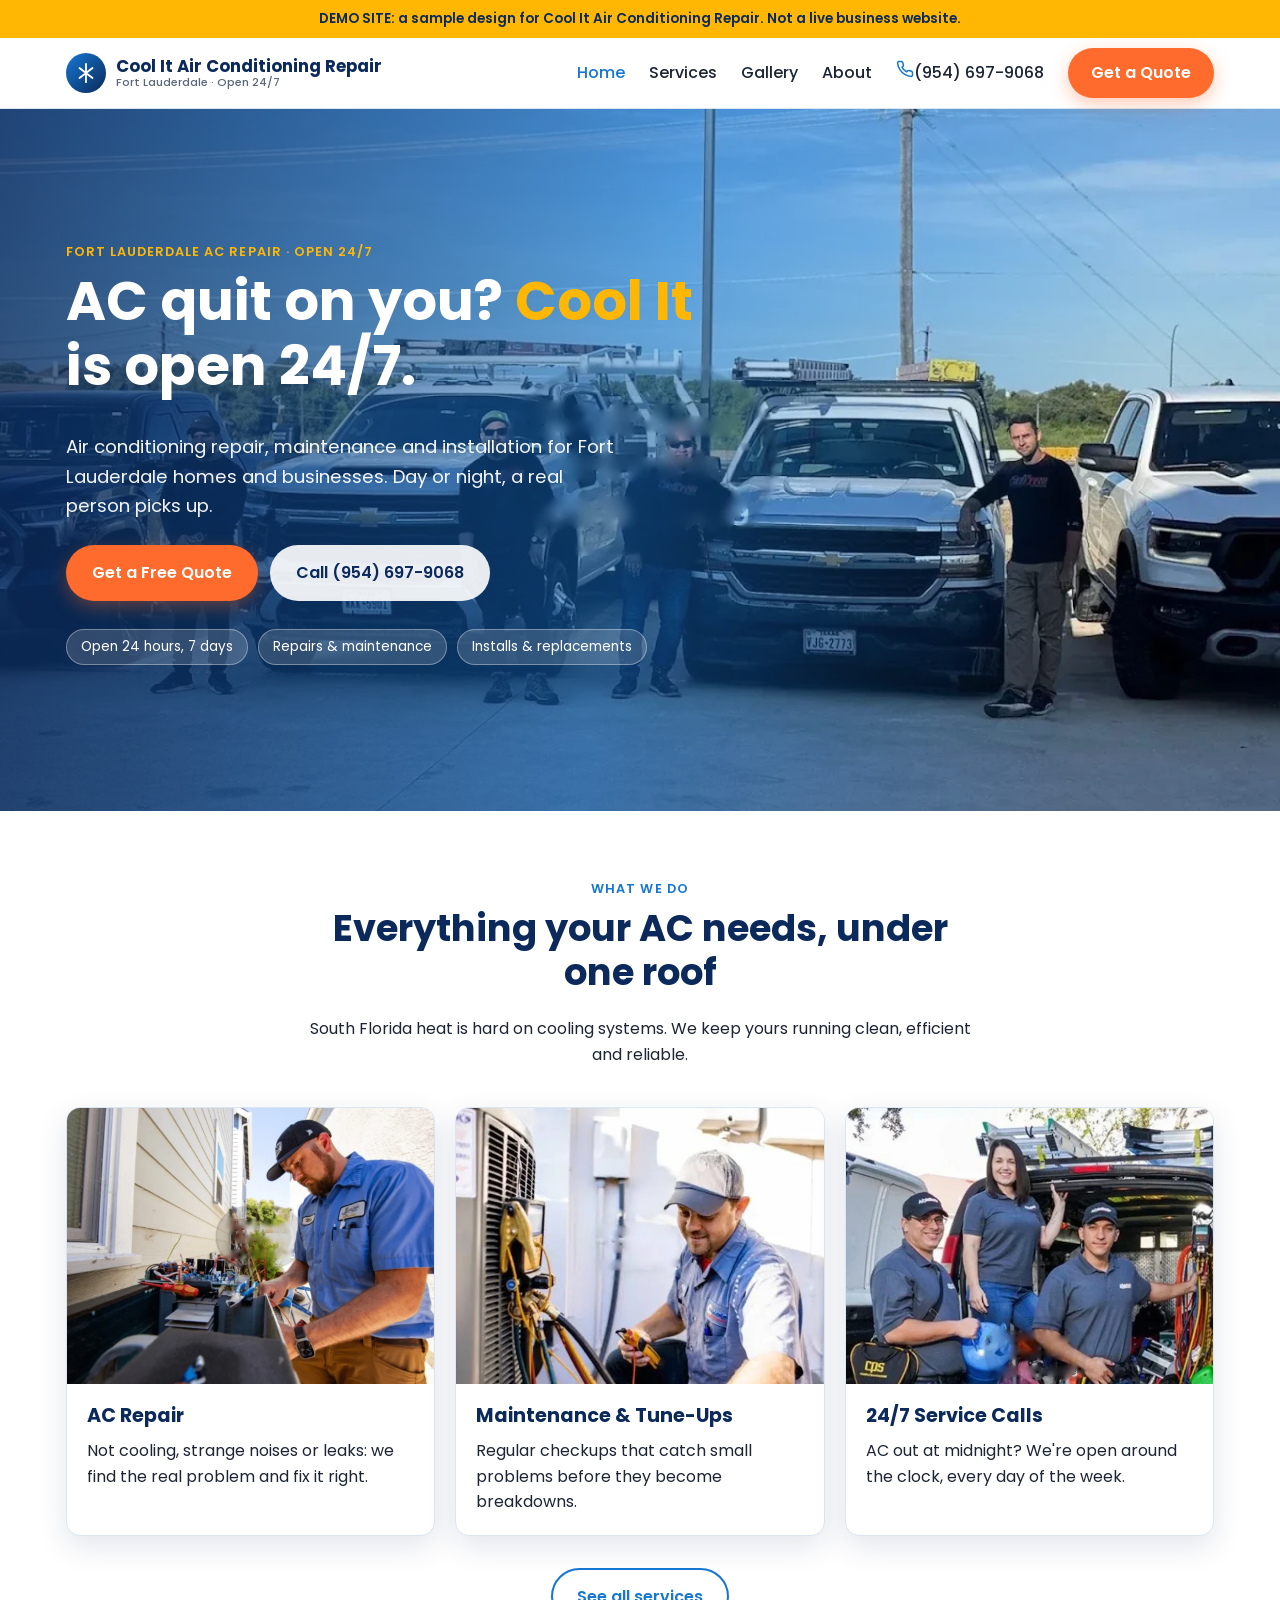
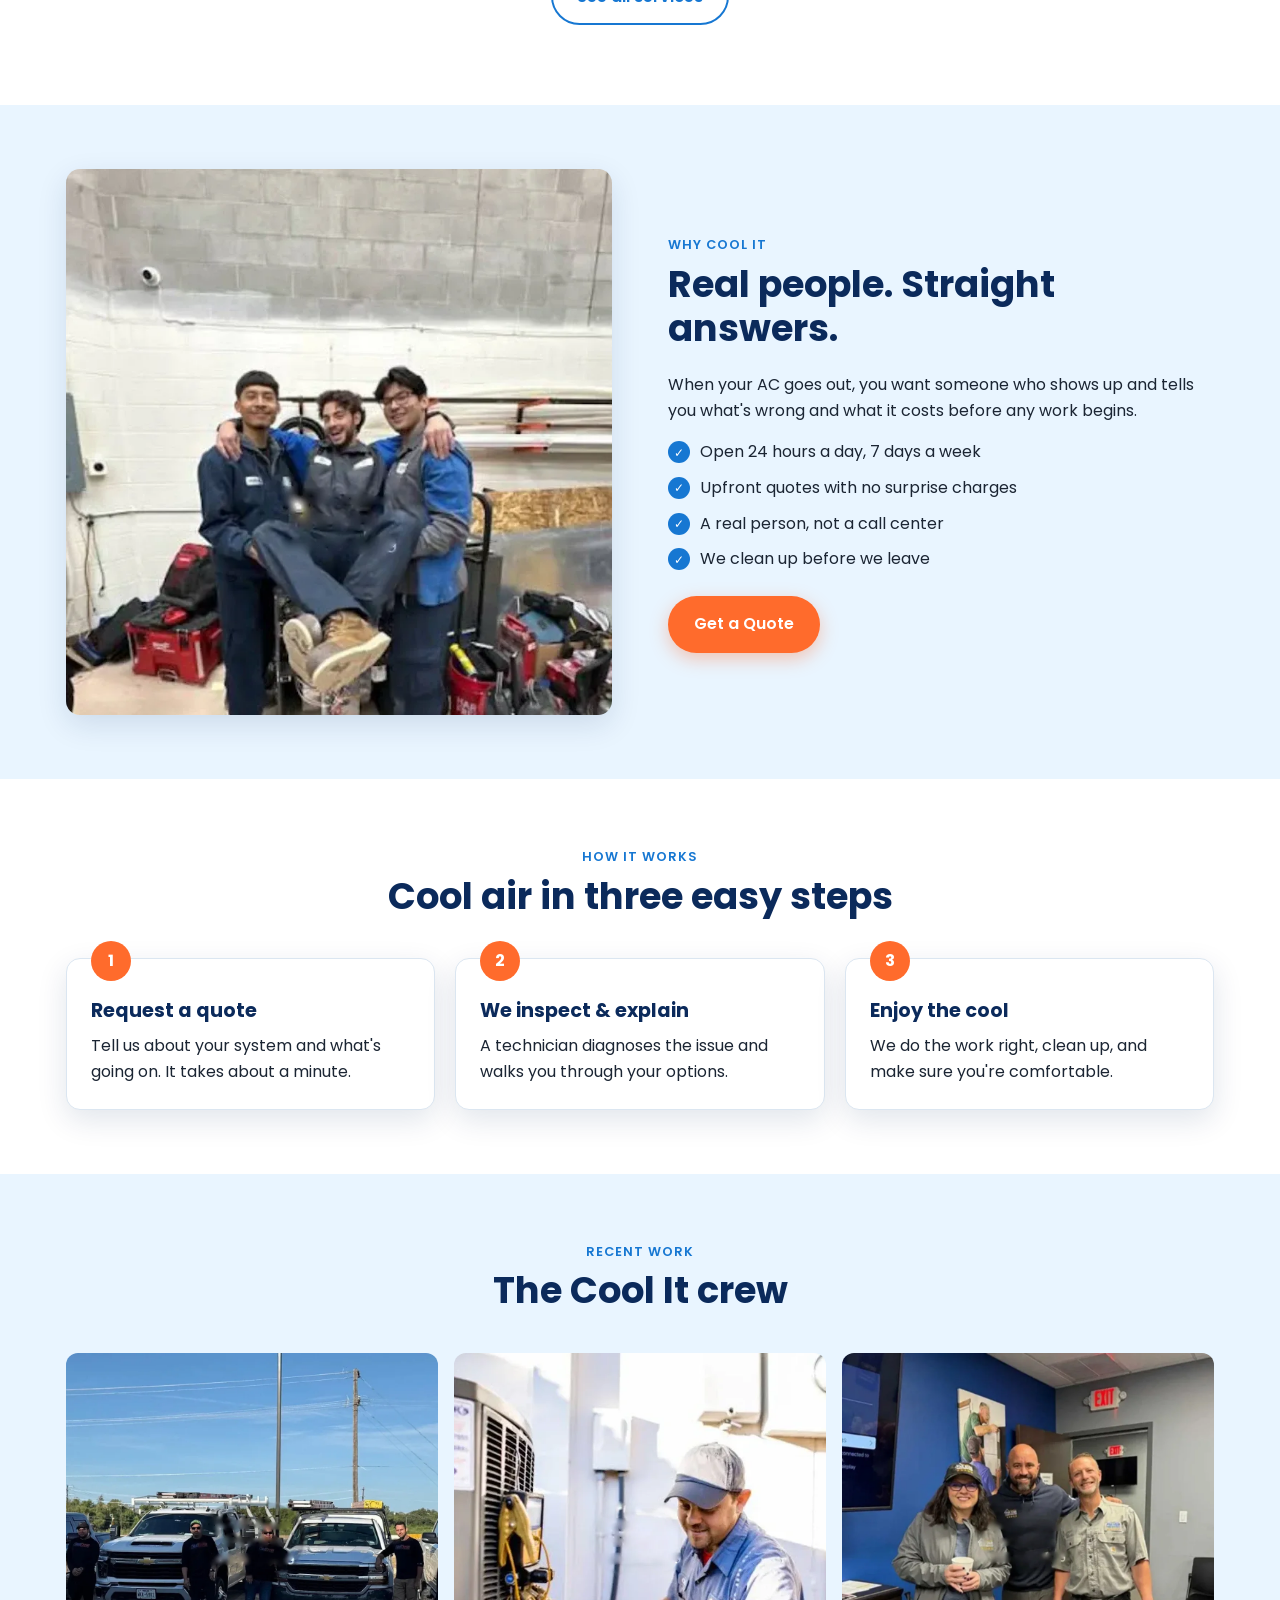
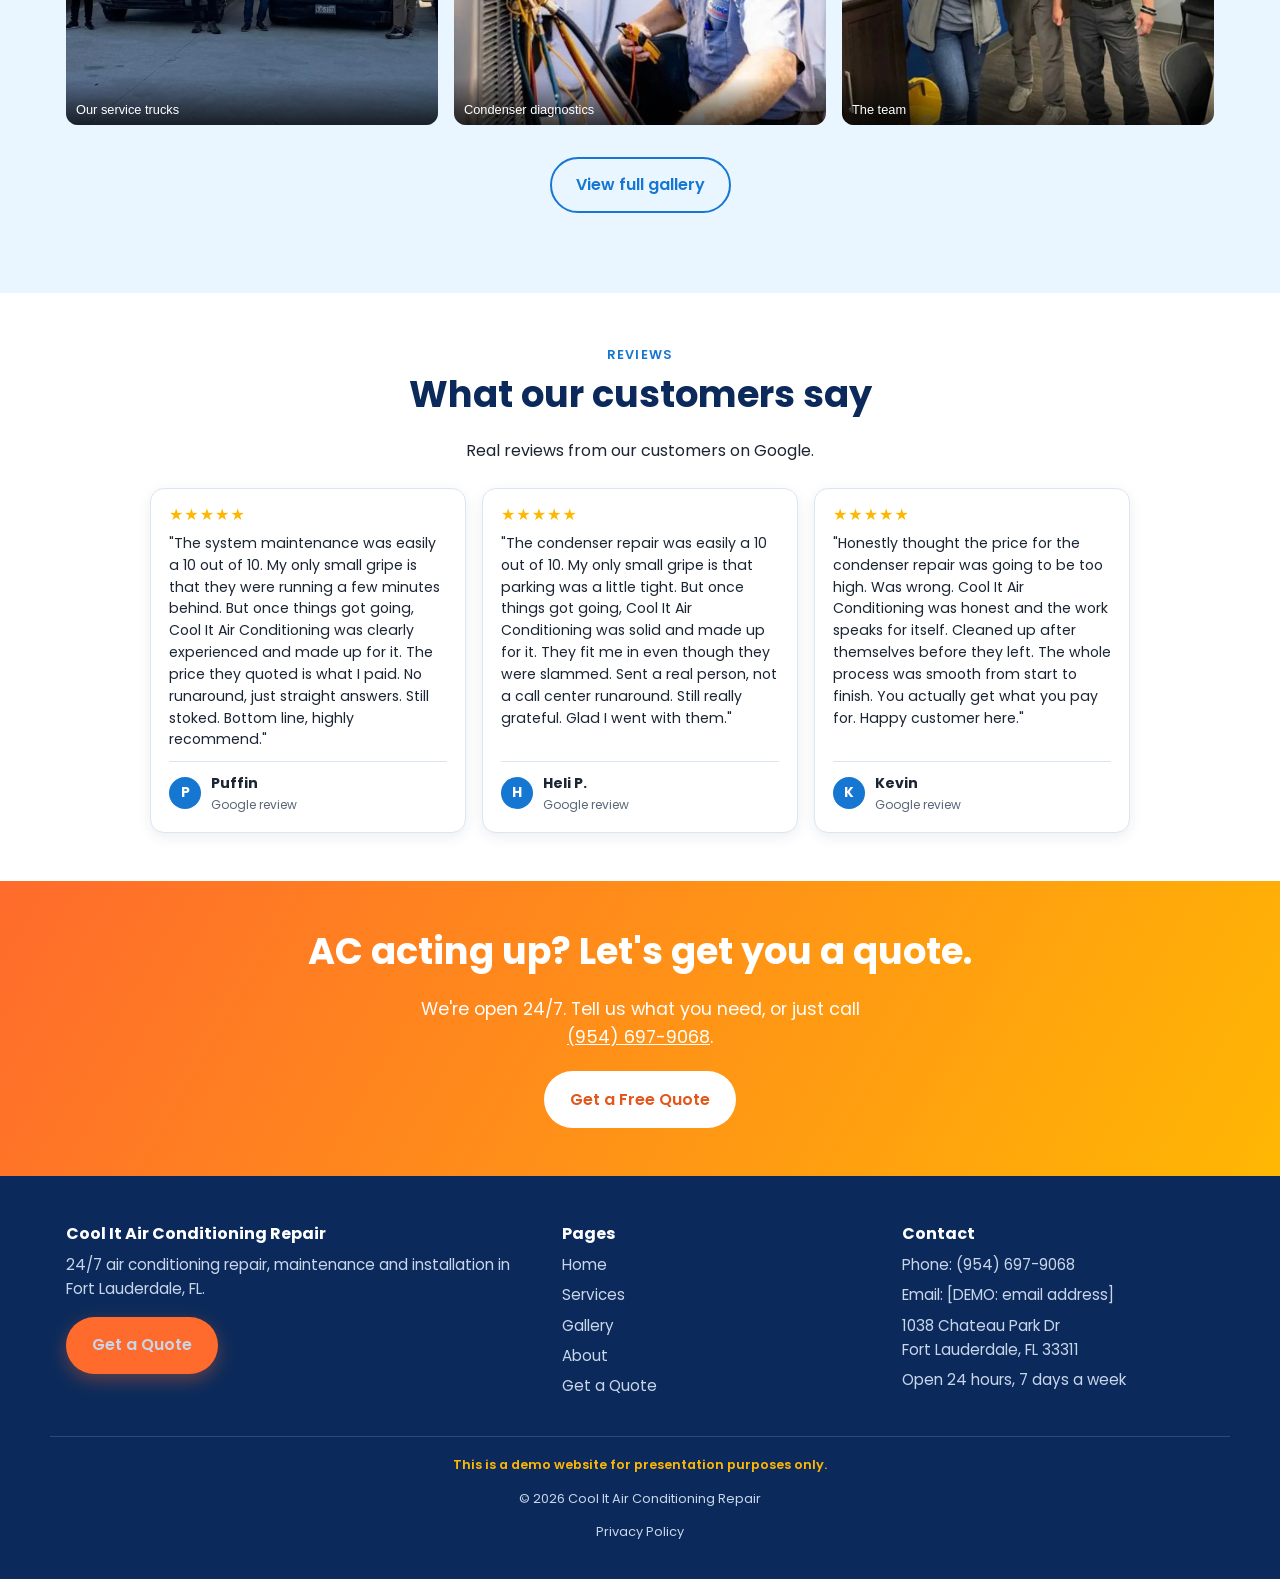
<file: index.html>
<!doctype html>
<html lang="en" class="no-js">
<head>
  <meta charset="utf-8">
  <meta name="viewport" content="width=device-width, initial-scale=1">
  <title>Cool It Air Conditioning Repair | 24/7 AC Repair in Fort Lauderdale (Demo)</title>
  <meta name="description" content="DEMO website for Cool It Air Conditioning Repair, a Fort Lauderdale air conditioning repair company, open 24 hours: AC repair, maintenance and installation.">
  <meta name="robots" content="noindex">
  <link rel="preconnect" href="https://fonts.googleapis.com">
  <link rel="preconnect" href="https://fonts.gstatic.com" crossorigin>
  <link href="https://fonts.googleapis.com/css2?family=Poppins:wght@400;500;600;700&display=swap" rel="stylesheet">
  <link rel="stylesheet" href="css/styles.css">
  <link rel="icon" href="data:image/svg+xml,%3Csvg xmlns='http://www.w3.org/2000/svg' viewBox='0 0 24 24'%3E%3Ccircle cx='12' cy='12' r='12' fill='%231677d2'/%3E%3Cpath d='M12 4v16M5 8l14 8M5 16l14-8' stroke='white' stroke-width='2' stroke-linecap='round'/%3E%3C/svg%3E">
</head>
<body>
  <a class="skip-link" href="#main">Skip to content</a>
  <div class="demo-banner" role="note">DEMO SITE: a sample design for Cool It Air Conditioning Repair. Not a live business website.</div>

  <header class="site-header">
    <div class="container header-inner">
      <a class="brand" href="index.html">
        <span class="brand-mark" aria-hidden="true"><svg viewBox="0 0 24 24" fill="none" stroke="currentColor" stroke-width="2" stroke-linecap="round"><path d="M12 2v20M4.9 6.5l14.2 11M4.9 17.5l14.2-11"/></svg></span>
        <span class="brand-name">Cool It Air Conditioning Repair<small>Fort Lauderdale · Open 24/7</small></span>
      </a>
      <button class="nav-toggle" aria-expanded="false" aria-controls="site-nav" aria-label="Open menu">
        <svg viewBox="0 0 24 24" fill="none" stroke="currentColor" stroke-width="2" stroke-linecap="round"><path d="M4 6h16M4 12h16M4 18h16"/></svg>
      </button>
      <nav class="site-nav" id="site-nav" aria-label="Main">
        <ul>
          <li><a href="index.html" aria-current="page">Home</a></li>
          <li><a href="services.html">Services</a></li>
          <li><a href="gallery.html">Gallery</a></li>
          <li><a href="about.html">About</a></li>
        </ul>
        <a class="nav-phone" href="tel:+19546979068"><svg viewBox="0 0 24 24" fill="none" stroke="currentColor" stroke-width="2" stroke-linecap="round" stroke-linejoin="round" aria-hidden="true"><path d="M22 16.9v3a2 2 0 0 1-2.2 2 19.8 19.8 0 0 1-8.6-3.1 19.5 19.5 0 0 1-6-6A19.8 19.8 0 0 1 2.1 4.2 2 2 0 0 1 4.1 2h3a2 2 0 0 1 2 1.7c.1.9.4 1.8.7 2.7a2 2 0 0 1-.5 2.1L8 9.8a16 16 0 0 0 6 6l1.3-1.3a2 2 0 0 1 2.1-.4c.9.3 1.8.6 2.7.7a2 2 0 0 1 1.7 2z"/></svg>(954) 697-9068</a>
        <a class="btn btn--quote" href="quote.html">Get a Quote</a>
      </nav>
    </div>
  </header>

  <main id="main">
    <section class="hero">
      <div class="container">
        <span class="eyebrow" style="color: var(--sun)">Fort Lauderdale AC Repair &middot; Open 24/7</span>
        <h1>AC quit on you? <span>Cool It</span> is open 24/7.</h1>
        <p>Air conditioning repair, maintenance and installation for Fort Lauderdale homes and businesses. Day or night, a real person picks up.</p>
        <div class="hero-actions">
          <a class="btn btn--quote" href="quote.html">Get a Free Quote</a>
          <a class="btn btn--ghost" href="tel:+19546979068">Call (954) 697-9068</a>
        </div>
        <ul class="hero-badges">
          <li>Open 24 hours, 7 days</li>
          <li>Repairs &amp; maintenance</li>
          <li>Installs &amp; replacements</li>
        </ul>
      </div>
    </section>

    <section class="section">
      <div class="container">
        <div class="section-head">
          <span class="eyebrow">What we do</span>
          <h2>Everything your AC needs, under one roof</h2>
          <p>South Florida heat is hard on cooling systems. We keep yours running clean, efficient and reliable.</p>
        </div>
        <div class="grid grid--3">
          <article class="card photo-card">
            <img src="assets/images/control-board-repair.webp" alt="Technician working on the control board of an outdoor AC unit" loading="lazy">
            <div class="card-body">
              <h3>AC Repair</h3>
              <p>Not cooling, strange noises or leaks: we find the real problem and fix it right.</p>
            </div>
          </article>
          <article class="card photo-card">
            <img src="assets/images/condenser-gauges.webp" alt="Technician checking an outdoor AC condenser with refrigerant gauges and a meter" loading="lazy">
            <div class="card-body">
              <h3>Maintenance &amp; Tune-Ups</h3>
              <p>Regular checkups that catch small problems before they become breakdowns.</p>
            </div>
          </article>
          <article class="card photo-card">
            <img src="assets/images/van-crew.webp" alt="Three team members standing by an open service van loaded with AC tools" class="pos-top" loading="lazy">
            <div class="card-body">
              <h3>24/7 Service Calls</h3>
              <p>AC out at midnight? We're open around the clock, every day of the week.</p>
            </div>
          </article>
        </div>
        <p style="text-align:center; margin-top: 32px;"><a class="btn btn--outline" href="services.html">See all services</a></p>
      </div>
    </section>

    <section class="section section--sky">
      <div class="container split">
        <img src="assets/images/shop-crew.webp" alt="Three smiling technicians in work uniforms clowning around in the shop" class="pos-top" loading="lazy">
        <div>
          <span class="eyebrow">Why Cool It</span>
          <h2>Real people. Straight answers.</h2>
          <p>When your AC goes out, you want someone who shows up and tells you what's wrong and what it costs before any work begins.</p>
          <ul class="checklist">
            <li>Open 24 hours a day, 7 days a week</li>
            <li>Upfront quotes with no surprise charges</li>
            <li>A real person, not a call center</li>
            <li>We clean up before we leave</li>
          </ul>
        <a class="btn btn--quote" href="quote.html">Get a Quote</a>
        </div>
      </div>
    </section>

    <section class="section">
      <div class="container">
        <div class="section-head">
          <span class="eyebrow">How it works</span>
          <h2>Cool air in three easy steps</h2>
        </div>
        <div class="grid grid--3 steps">
          <div class="card"><h3>Request a quote</h3><p>Tell us about your system and what's going on. It takes about a minute.</p></div>
          <div class="card"><h3>We inspect &amp; explain</h3><p>A technician diagnoses the issue and walks you through your options.</p></div>
          <div class="card"><h3>Enjoy the cool</h3><p>We do the work right, clean up, and make sure you're comfortable.</p></div>
        </div>
      </div>
    </section>

    <section class="section section--sky">
      <div class="container">
        <div class="section-head">
          <span class="eyebrow">Recent work</span>
          <h2>The Cool It crew</h2>
        </div>
        <div class="gallery">
          <figure style="margin:0"><button type="button"><img src="assets/images/truck-fleet.webp" alt="Four technicians standing in front of their service trucks with ladders on the racks" loading="lazy"><figcaption>Our service trucks</figcaption></button></figure>
          <figure style="margin:0"><button type="button"><img src="assets/images/condenser-gauges.webp" alt="Technician checking an outdoor AC condenser with refrigerant gauges and a meter" loading="lazy"><figcaption>Condenser diagnostics</figcaption></button></figure>
          <figure style="margin:0"><button type="button"><img src="assets/images/office-team.webp" alt="Three smiling team members in company jackets and shirts at the office" loading="lazy"><figcaption>The team</figcaption></button></figure>
        </div>
        <p style="text-align:center; margin-top: 32px;"><a class="btn btn--outline" href="gallery.html">View full gallery</a></p>
      </div>
    </section>

    <section class="section" id="reviews">
      <div class="container">
        <div class="section-head">
          <span class="eyebrow">Reviews</span>
          <h2>What our customers say</h2>
          <p>Real reviews from our customers on Google.</p>
        </div>
        <div class="grid grid--3 reviews-grid">
          <figure class="card review">
            <div class="stars" role="img" aria-label="5 out of 5 stars">★★★★★</div>
            <blockquote>"The system maintenance was easily a 10 out of 10. My only small gripe is that they were running a few minutes behind. But once things got going, Cool It Air Conditioning was clearly experienced and made up for it. The price they quoted is what I paid. No runaround, just straight answers. Still stoked. Bottom line, highly recommend."</blockquote>
            <figcaption><span class="review-avatar" aria-hidden="true">P</span><span><strong>Puffin</strong><small>Google review</small></span></figcaption>
          </figure>
          <figure class="card review">
            <div class="stars" role="img" aria-label="5 out of 5 stars">★★★★★</div>
            <blockquote>"The condenser repair was easily a 10 out of 10. My only small gripe is that parking was a little tight. But once things got going, Cool It Air Conditioning was solid and made up for it. They fit me in even though they were slammed. Sent a real person, not a call center runaround. Still really grateful. Glad I went with them."</blockquote>
            <figcaption><span class="review-avatar" aria-hidden="true">H</span><span><strong>Heli P.</strong><small>Google review</small></span></figcaption>
          </figure>
          <figure class="card review">
            <div class="stars" role="img" aria-label="5 out of 5 stars">★★★★★</div>
            <blockquote>"Honestly thought the price for the condenser repair was going to be too high. Was wrong. Cool It Air Conditioning was honest and the work speaks for itself. Cleaned up after themselves before they left. The whole process was smooth from start to finish. You actually get what you pay for. Happy customer here."</blockquote>
            <figcaption><span class="review-avatar" aria-hidden="true">K</span><span><strong>Kevin</strong><small>Google review</small></span></figcaption>
          </figure>
        </div>
      </div>
    </section>

    <section class="quote-band">
      <div class="container">
        <h2>AC acting up? Let's get you a quote.</h2>
        <p>We're open 24/7. Tell us what you need, or just call <a href="tel:+19546979068" style="color:inherit; white-space:nowrap">(954) 697-9068</a>.</p>
        <a class="btn" href="quote.html">Get a Free Quote</a>
      </div>
    </section>
  </main>

  <footer class="site-footer">
    <div class="container footer-grid">
      <div>
        <h3>Cool It Air Conditioning Repair</h3>
        <p>24/7 air conditioning repair, maintenance and installation in Fort Lauderdale, FL.</p>
        <a class="btn btn--quote" href="quote.html">Get a Quote</a>
      </div>
      <div>
        <h3>Pages</h3>
        <ul>
          <li><a href="index.html">Home</a></li>
          <li><a href="services.html">Services</a></li>
          <li><a href="gallery.html">Gallery</a></li>
          <li><a href="about.html">About</a></li>
          <li><a href="quote.html">Get a Quote</a></li>
        </ul>
      </div>
      <div>
        <h3>Contact</h3>
        <ul>
          <li>Phone: <a href="tel:+19546979068">(954) 697-9068</a></li>
          <li>Email: [DEMO: email address]</li>
          <li><a href="https://www.google.com/maps/search/?api=1&amp;query=1038+Chateau+Park+Dr+Fort+Lauderdale+FL+33311">1038 Chateau Park Dr<br>Fort Lauderdale, FL 33311</a></li>
          <li>Open 24 hours, 7 days a week</li>
        </ul>
      </div>
    </div>
    <div class="container footer-bottom">
      <p class="demo-note">This is a demo website for presentation purposes only.</p>
      <p>&copy; <span data-year>2026</span> Cool It Air Conditioning Repair</p>
      <p class="footer-legal"><a href="privacy.html">Privacy Policy</a></p>
    </div>
  </footer>

  <a class="btn btn--quote float-quote" href="quote.html">Get a Quote</a>

  <div class="lightbox" role="dialog" aria-modal="true" aria-label="Photo viewer">
    <button class="lightbox-close" type="button" aria-label="Close photo">&times;</button>
    <img alt="">
    <p></p>
  </div>

  <script src="js/main.js"></script>
</body>
</html>
</file>
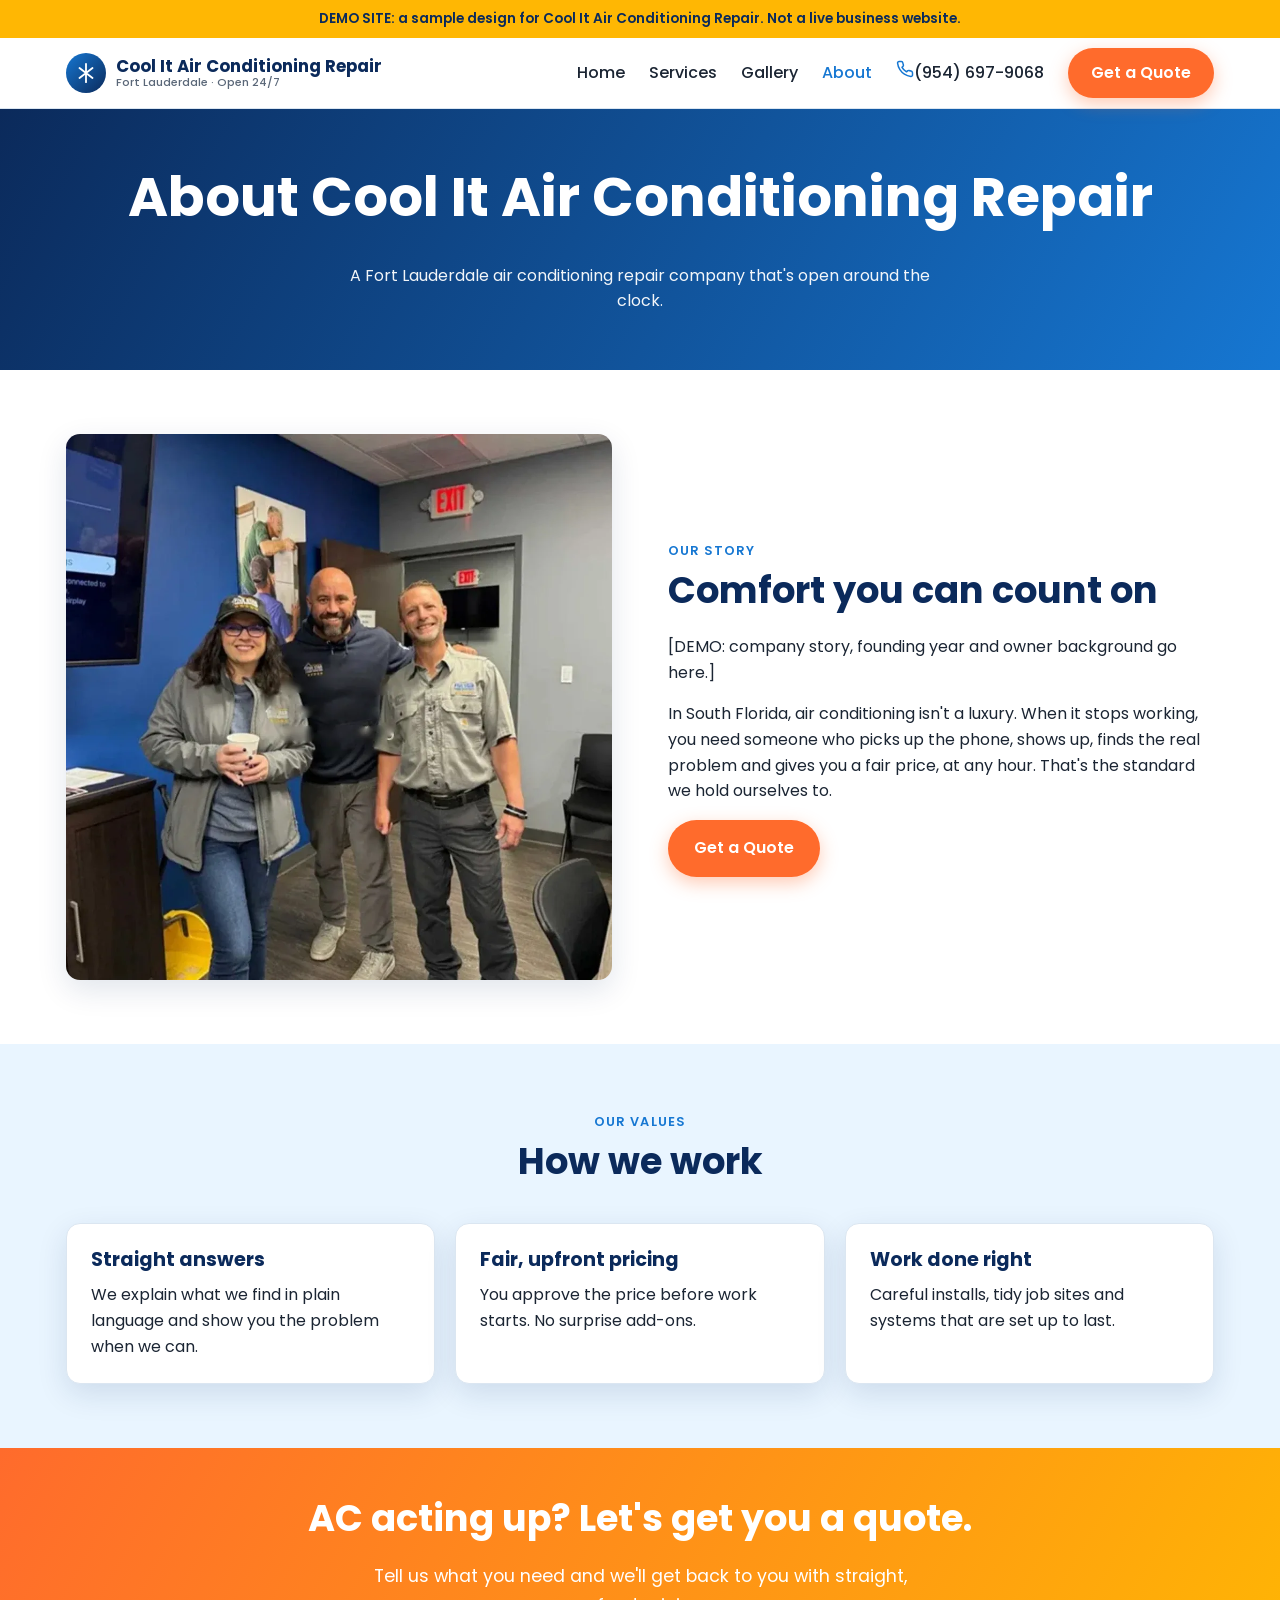
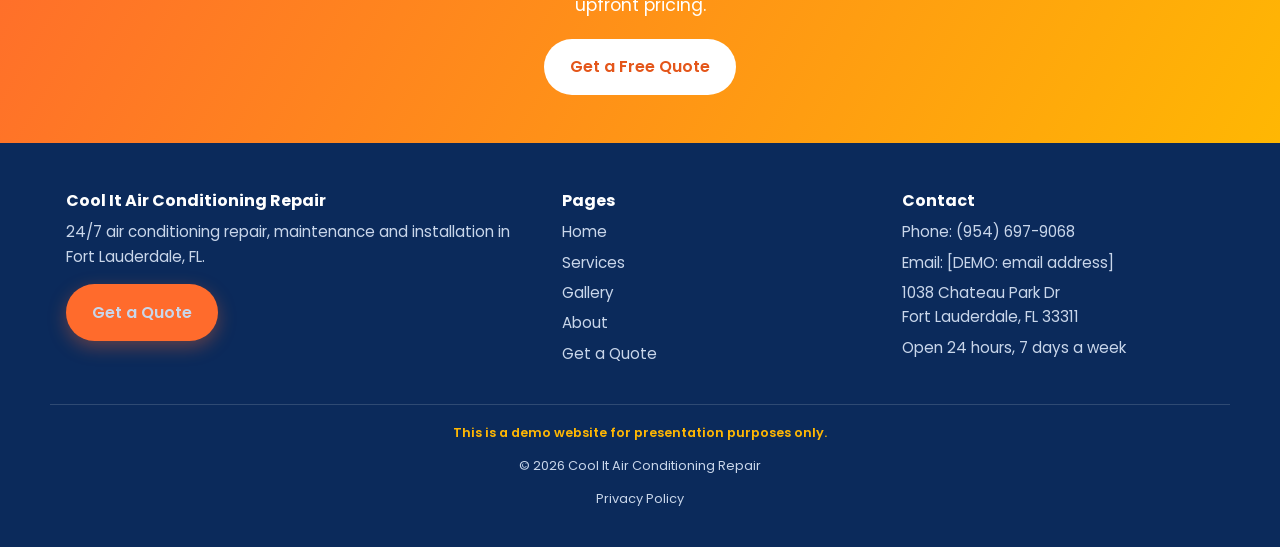
<file: about.html>
<!doctype html>
<html lang="en" class="no-js">
<head>
  <meta charset="utf-8">
  <meta name="viewport" content="width=device-width, initial-scale=1">
  <title>About Us | Cool It Air Conditioning Repair (Demo)</title>
  <meta name="description" content="DEMO website for Cool It Air Conditioning Repair, a Fort Lauderdale air conditioning repair company, open 24 hours: AC repair, maintenance and installation.">
  <meta name="robots" content="noindex">
  <link rel="preconnect" href="https://fonts.googleapis.com">
  <link rel="preconnect" href="https://fonts.gstatic.com" crossorigin>
  <link href="https://fonts.googleapis.com/css2?family=Poppins:wght@400;500;600;700&display=swap" rel="stylesheet">
  <link rel="stylesheet" href="css/styles.css">
  <link rel="icon" href="data:image/svg+xml,%3Csvg xmlns='http://www.w3.org/2000/svg' viewBox='0 0 24 24'%3E%3Ccircle cx='12' cy='12' r='12' fill='%231677d2'/%3E%3Cpath d='M12 4v16M5 8l14 8M5 16l14-8' stroke='white' stroke-width='2' stroke-linecap='round'/%3E%3C/svg%3E">
</head>
<body>
  <a class="skip-link" href="#main">Skip to content</a>
  <div class="demo-banner" role="note">DEMO SITE: a sample design for Cool It Air Conditioning Repair. Not a live business website.</div>

  <header class="site-header">
    <div class="container header-inner">
      <a class="brand" href="index.html">
        <span class="brand-mark" aria-hidden="true"><svg viewBox="0 0 24 24" fill="none" stroke="currentColor" stroke-width="2" stroke-linecap="round"><path d="M12 2v20M4.9 6.5l14.2 11M4.9 17.5l14.2-11"/></svg></span>
        <span class="brand-name">Cool It Air Conditioning Repair<small>Fort Lauderdale · Open 24/7</small></span>
      </a>
      <button class="nav-toggle" aria-expanded="false" aria-controls="site-nav" aria-label="Open menu">
        <svg viewBox="0 0 24 24" fill="none" stroke="currentColor" stroke-width="2" stroke-linecap="round"><path d="M4 6h16M4 12h16M4 18h16"/></svg>
      </button>
      <nav class="site-nav" id="site-nav" aria-label="Main">
        <ul>
          <li><a href="index.html">Home</a></li>
          <li><a href="services.html">Services</a></li>
          <li><a href="gallery.html">Gallery</a></li>
          <li><a href="about.html" aria-current="page">About</a></li>
        </ul>
        <a class="nav-phone" href="tel:+19546979068"><svg viewBox="0 0 24 24" fill="none" stroke="currentColor" stroke-width="2" stroke-linecap="round" stroke-linejoin="round" aria-hidden="true"><path d="M22 16.9v3a2 2 0 0 1-2.2 2 19.8 19.8 0 0 1-8.6-3.1 19.5 19.5 0 0 1-6-6A19.8 19.8 0 0 1 2.1 4.2 2 2 0 0 1 4.1 2h3a2 2 0 0 1 2 1.7c.1.9.4 1.8.7 2.7a2 2 0 0 1-.5 2.1L8 9.8a16 16 0 0 0 6 6l1.3-1.3a2 2 0 0 1 2.1-.4c.9.3 1.8.6 2.7.7a2 2 0 0 1 1.7 2z"/></svg>(954) 697-9068</a>
        <a class="btn btn--quote" href="quote.html">Get a Quote</a>
      </nav>
    </div>
  </header>

  <main id="main">
    <section class="page-hero">
      <div class="container">
        <h1>About Cool It Air Conditioning Repair</h1>
        <p>A Fort Lauderdale air conditioning repair company that's open around the clock.</p>
      </div>
    </section>

    <section class="section">
      <div class="container split">
        <img src="assets/images/office-team.webp" alt="Three smiling team members in company jackets and shirts at the office" loading="lazy">
        <div>
          <span class="eyebrow">Our story</span>
          <h2>Comfort you can count on</h2>
          <p>[DEMO: company story, founding year and owner background go here.]</p>
          <p>In South Florida, air conditioning isn't a luxury. When it stops working, you need someone who picks up the phone, shows up, finds the real problem and gives you a fair price, at any hour. That's the standard we hold ourselves to.</p>
        <a class="btn btn--quote" href="quote.html">Get a Quote</a>
        </div>
      </div>
    </section>

    <section class="section section--sky">
      <div class="container">
        <div class="section-head">
          <span class="eyebrow">Our values</span>
          <h2>How we work</h2>
        </div>
        <div class="grid grid--3">
          <div class="card"><h3>Straight answers</h3><p>We explain what we find in plain language and show you the problem when we can.</p></div>
          <div class="card"><h3>Fair, upfront pricing</h3><p>You approve the price before work starts. No surprise add-ons.</p></div>
          <div class="card"><h3>Work done right</h3><p>Careful installs, tidy job sites and systems that are set up to last.</p></div>
        </div>
      </div>
    </section>

    <section class="quote-band">
      <div class="container">
        <h2>AC acting up? Let's get you a quote.</h2>
        <p>Tell us what you need and we'll get back to you with straight, upfront pricing.</p>
        <a class="btn" href="quote.html">Get a Free Quote</a>
      </div>
    </section>
  </main>

  <footer class="site-footer">
    <div class="container footer-grid">
      <div>
        <h3>Cool It Air Conditioning Repair</h3>
        <p>24/7 air conditioning repair, maintenance and installation in Fort Lauderdale, FL.</p>
        <a class="btn btn--quote" href="quote.html">Get a Quote</a>
      </div>
      <div>
        <h3>Pages</h3>
        <ul>
          <li><a href="index.html">Home</a></li>
          <li><a href="services.html">Services</a></li>
          <li><a href="gallery.html">Gallery</a></li>
          <li><a href="about.html">About</a></li>
          <li><a href="quote.html">Get a Quote</a></li>
        </ul>
      </div>
      <div>
        <h3>Contact</h3>
        <ul>
          <li>Phone: <a href="tel:+19546979068">(954) 697-9068</a></li>
          <li>Email: [DEMO: email address]</li>
          <li><a href="https://www.google.com/maps/search/?api=1&amp;query=1038+Chateau+Park+Dr+Fort+Lauderdale+FL+33311">1038 Chateau Park Dr<br>Fort Lauderdale, FL 33311</a></li>
          <li>Open 24 hours, 7 days a week</li>
        </ul>
      </div>
    </div>
    <div class="container footer-bottom">
      <p class="demo-note">This is a demo website for presentation purposes only.</p>
      <p>&copy; <span data-year>2026</span> Cool It Air Conditioning Repair</p>
      <p class="footer-legal"><a href="privacy.html">Privacy Policy</a></p>
    </div>
  </footer>

  <a class="btn btn--quote float-quote" href="quote.html">Get a Quote</a>

  <div class="lightbox" role="dialog" aria-modal="true" aria-label="Photo viewer">
    <button class="lightbox-close" type="button" aria-label="Close photo">&times;</button>
    <img alt="">
    <p></p>
  </div>

  <script src="js/main.js"></script>
</body>
</html>
</file>
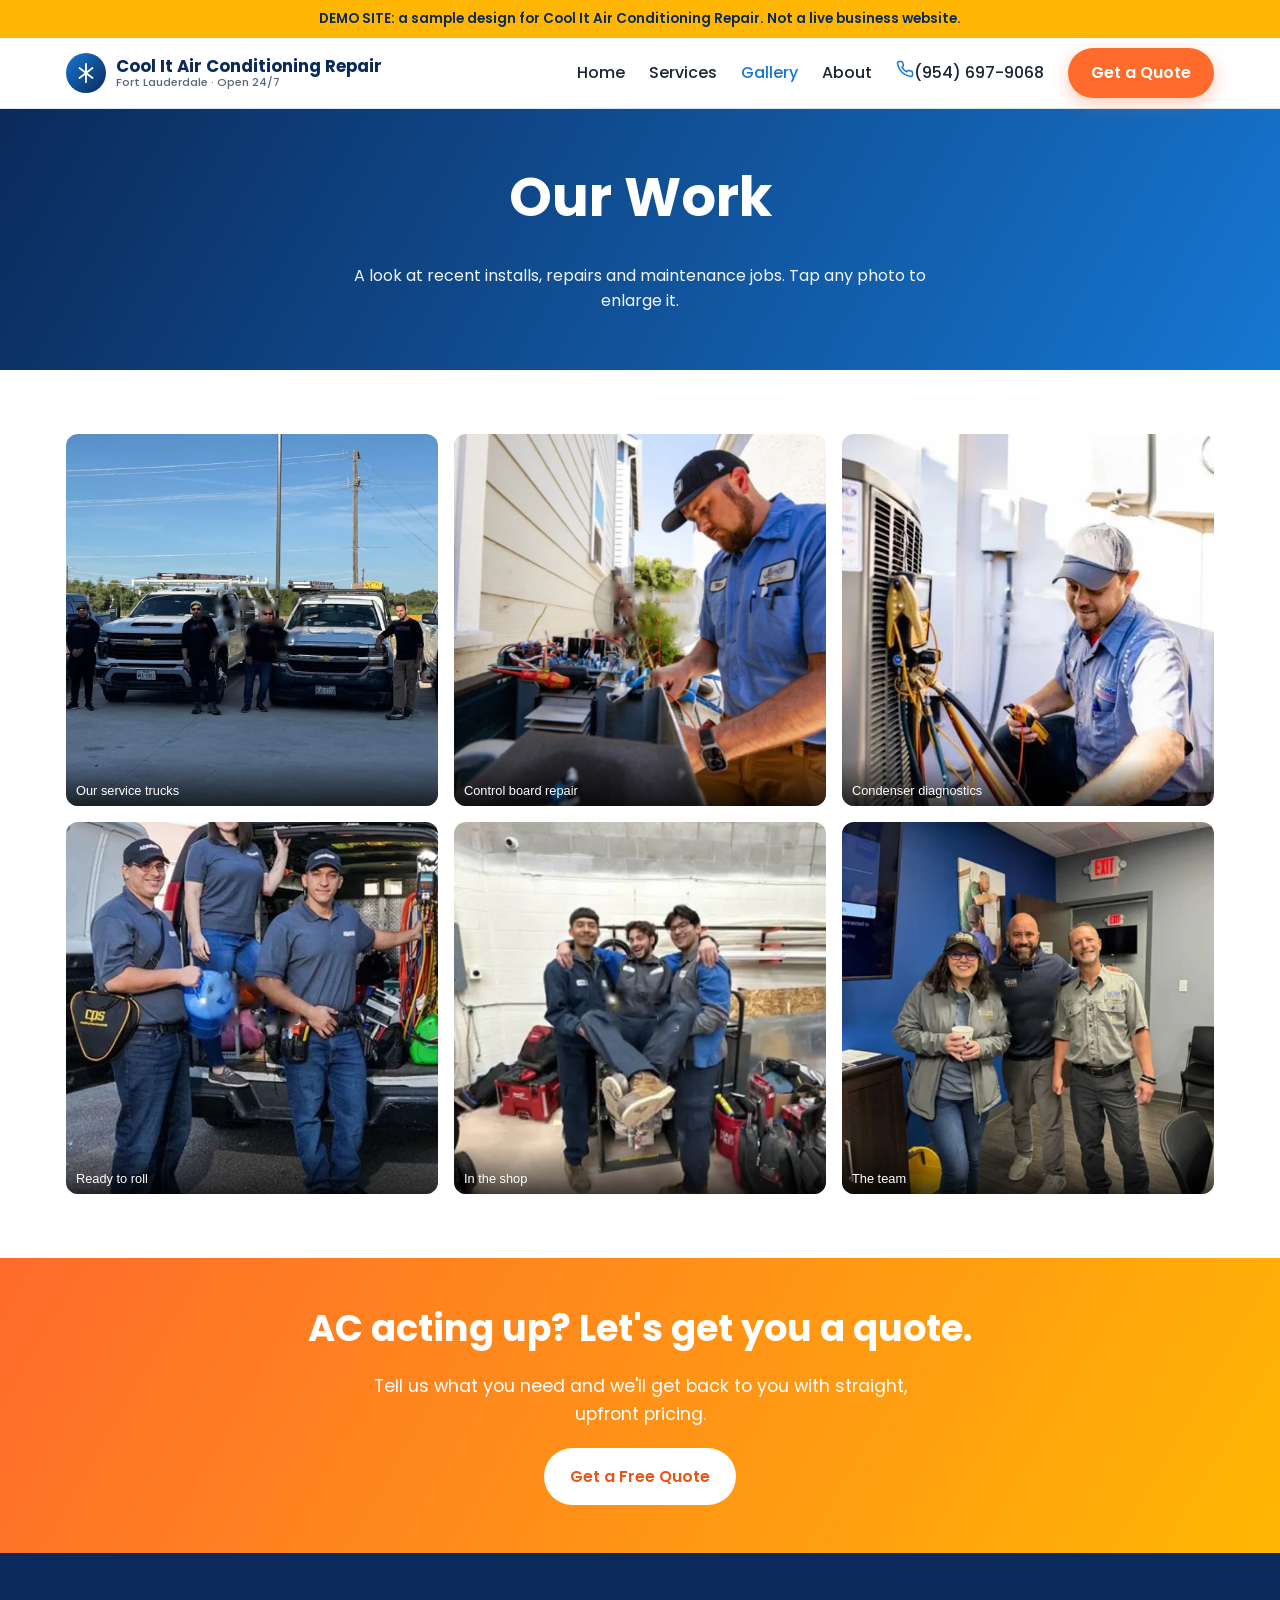
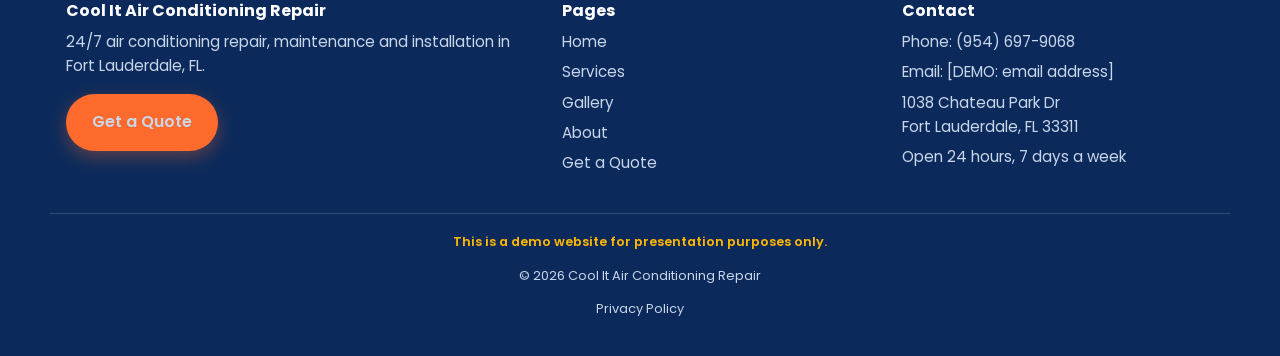
<file: gallery.html>
<!doctype html>
<html lang="en" class="no-js">
<head>
  <meta charset="utf-8">
  <meta name="viewport" content="width=device-width, initial-scale=1">
  <title>Our Work | Cool It Air Conditioning Repair (Demo)</title>
  <meta name="description" content="DEMO website for Cool It Air Conditioning Repair, a Fort Lauderdale air conditioning repair company, open 24 hours: AC repair, maintenance and installation.">
  <meta name="robots" content="noindex">
  <link rel="preconnect" href="https://fonts.googleapis.com">
  <link rel="preconnect" href="https://fonts.gstatic.com" crossorigin>
  <link href="https://fonts.googleapis.com/css2?family=Poppins:wght@400;500;600;700&display=swap" rel="stylesheet">
  <link rel="stylesheet" href="css/styles.css">
  <link rel="icon" href="data:image/svg+xml,%3Csvg xmlns='http://www.w3.org/2000/svg' viewBox='0 0 24 24'%3E%3Ccircle cx='12' cy='12' r='12' fill='%231677d2'/%3E%3Cpath d='M12 4v16M5 8l14 8M5 16l14-8' stroke='white' stroke-width='2' stroke-linecap='round'/%3E%3C/svg%3E">
</head>
<body>
  <a class="skip-link" href="#main">Skip to content</a>
  <div class="demo-banner" role="note">DEMO SITE: a sample design for Cool It Air Conditioning Repair. Not a live business website.</div>

  <header class="site-header">
    <div class="container header-inner">
      <a class="brand" href="index.html">
        <span class="brand-mark" aria-hidden="true"><svg viewBox="0 0 24 24" fill="none" stroke="currentColor" stroke-width="2" stroke-linecap="round"><path d="M12 2v20M4.9 6.5l14.2 11M4.9 17.5l14.2-11"/></svg></span>
        <span class="brand-name">Cool It Air Conditioning Repair<small>Fort Lauderdale · Open 24/7</small></span>
      </a>
      <button class="nav-toggle" aria-expanded="false" aria-controls="site-nav" aria-label="Open menu">
        <svg viewBox="0 0 24 24" fill="none" stroke="currentColor" stroke-width="2" stroke-linecap="round"><path d="M4 6h16M4 12h16M4 18h16"/></svg>
      </button>
      <nav class="site-nav" id="site-nav" aria-label="Main">
        <ul>
          <li><a href="index.html">Home</a></li>
          <li><a href="services.html">Services</a></li>
          <li><a href="gallery.html" aria-current="page">Gallery</a></li>
          <li><a href="about.html">About</a></li>
        </ul>
        <a class="nav-phone" href="tel:+19546979068"><svg viewBox="0 0 24 24" fill="none" stroke="currentColor" stroke-width="2" stroke-linecap="round" stroke-linejoin="round" aria-hidden="true"><path d="M22 16.9v3a2 2 0 0 1-2.2 2 19.8 19.8 0 0 1-8.6-3.1 19.5 19.5 0 0 1-6-6A19.8 19.8 0 0 1 2.1 4.2 2 2 0 0 1 4.1 2h3a2 2 0 0 1 2 1.7c.1.9.4 1.8.7 2.7a2 2 0 0 1-.5 2.1L8 9.8a16 16 0 0 0 6 6l1.3-1.3a2 2 0 0 1 2.1-.4c.9.3 1.8.6 2.7.7a2 2 0 0 1 1.7 2z"/></svg>(954) 697-9068</a>
        <a class="btn btn--quote" href="quote.html">Get a Quote</a>
      </nav>
    </div>
  </header>

  <main id="main">
    <section class="page-hero">
      <div class="container">
        <h1>Our Work</h1>
        <p>A look at recent installs, repairs and maintenance jobs. Tap any photo to enlarge it.</p>
      </div>
    </section>

    <section class="section">
      <div class="container">
        <div class="gallery">
          <figure style="margin:0"><button type="button"><img src="assets/images/truck-fleet.webp" alt="Four technicians standing in front of their service trucks with ladders on the racks" loading="lazy"><figcaption>Our service trucks</figcaption></button></figure>
          <figure style="margin:0"><button type="button"><img src="assets/images/control-board-repair.webp" alt="Technician working on the control board of an outdoor AC unit" loading="lazy"><figcaption>Control board repair</figcaption></button></figure>
          <figure style="margin:0"><button type="button"><img src="assets/images/condenser-gauges.webp" alt="Technician checking an outdoor AC condenser with refrigerant gauges and a meter" loading="lazy"><figcaption>Condenser diagnostics</figcaption></button></figure>
          <figure style="margin:0"><button type="button"><img src="assets/images/van-crew.webp" alt="Three team members standing by an open service van loaded with AC tools" loading="lazy"><figcaption>Ready to roll</figcaption></button></figure>
          <figure style="margin:0"><button type="button"><img src="assets/images/shop-crew.webp" alt="Three smiling technicians in work uniforms clowning around in the shop" loading="lazy"><figcaption>In the shop</figcaption></button></figure>
          <figure style="margin:0"><button type="button"><img src="assets/images/office-team.webp" alt="Three smiling team members in company jackets and shirts at the office" loading="lazy"><figcaption>The team</figcaption></button></figure>
        </div>
      </div>
    </section>

    <section class="quote-band">
      <div class="container">
        <h2>AC acting up? Let's get you a quote.</h2>
        <p>Tell us what you need and we'll get back to you with straight, upfront pricing.</p>
        <a class="btn" href="quote.html">Get a Free Quote</a>
      </div>
    </section>
  </main>

  <footer class="site-footer">
    <div class="container footer-grid">
      <div>
        <h3>Cool It Air Conditioning Repair</h3>
        <p>24/7 air conditioning repair, maintenance and installation in Fort Lauderdale, FL.</p>
        <a class="btn btn--quote" href="quote.html">Get a Quote</a>
      </div>
      <div>
        <h3>Pages</h3>
        <ul>
          <li><a href="index.html">Home</a></li>
          <li><a href="services.html">Services</a></li>
          <li><a href="gallery.html">Gallery</a></li>
          <li><a href="about.html">About</a></li>
          <li><a href="quote.html">Get a Quote</a></li>
        </ul>
      </div>
      <div>
        <h3>Contact</h3>
        <ul>
          <li>Phone: <a href="tel:+19546979068">(954) 697-9068</a></li>
          <li>Email: [DEMO: email address]</li>
          <li><a href="https://www.google.com/maps/search/?api=1&amp;query=1038+Chateau+Park+Dr+Fort+Lauderdale+FL+33311">1038 Chateau Park Dr<br>Fort Lauderdale, FL 33311</a></li>
          <li>Open 24 hours, 7 days a week</li>
        </ul>
      </div>
    </div>
    <div class="container footer-bottom">
      <p class="demo-note">This is a demo website for presentation purposes only.</p>
      <p>&copy; <span data-year>2026</span> Cool It Air Conditioning Repair</p>
      <p class="footer-legal"><a href="privacy.html">Privacy Policy</a></p>
    </div>
  </footer>

  <a class="btn btn--quote float-quote" href="quote.html">Get a Quote</a>

  <div class="lightbox" role="dialog" aria-modal="true" aria-label="Photo viewer">
    <button class="lightbox-close" type="button" aria-label="Close photo">&times;</button>
    <img alt="">
    <p></p>
  </div>

  <script src="js/main.js"></script>
</body>
</html>
</file>
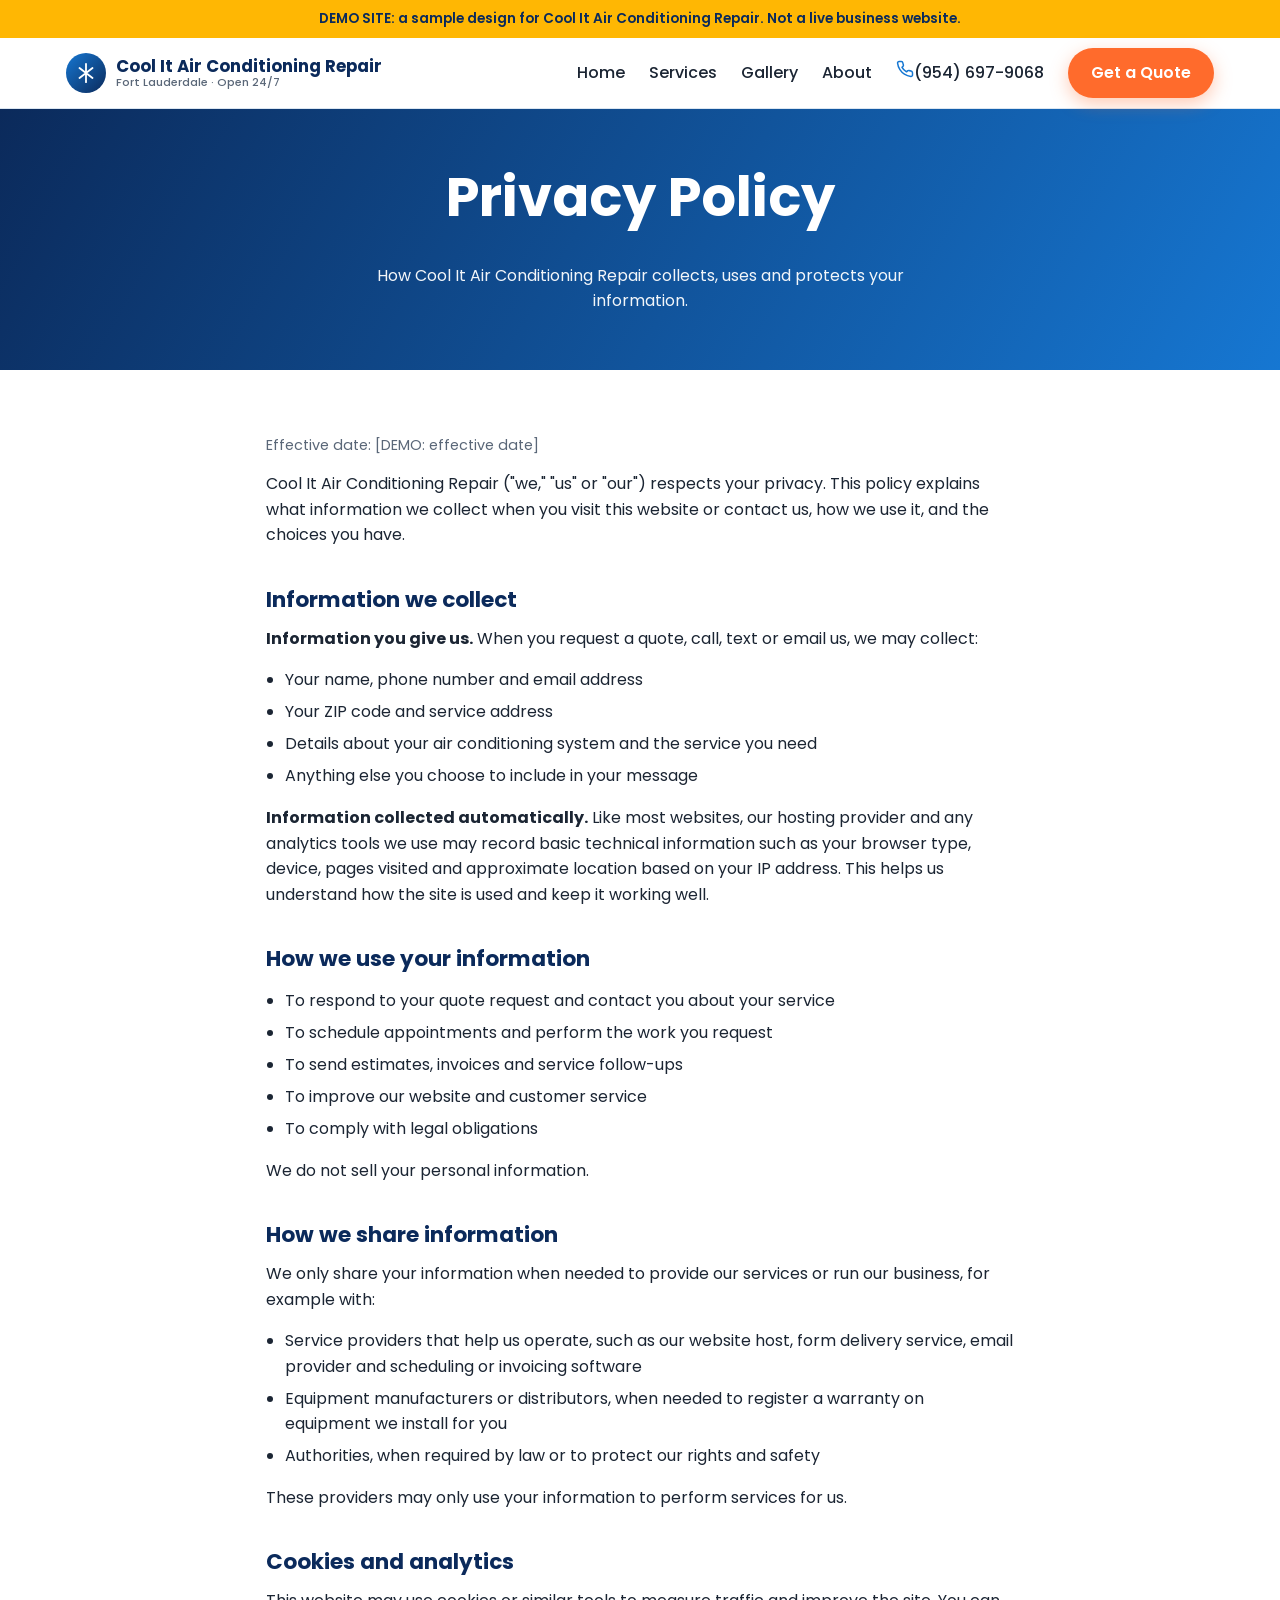
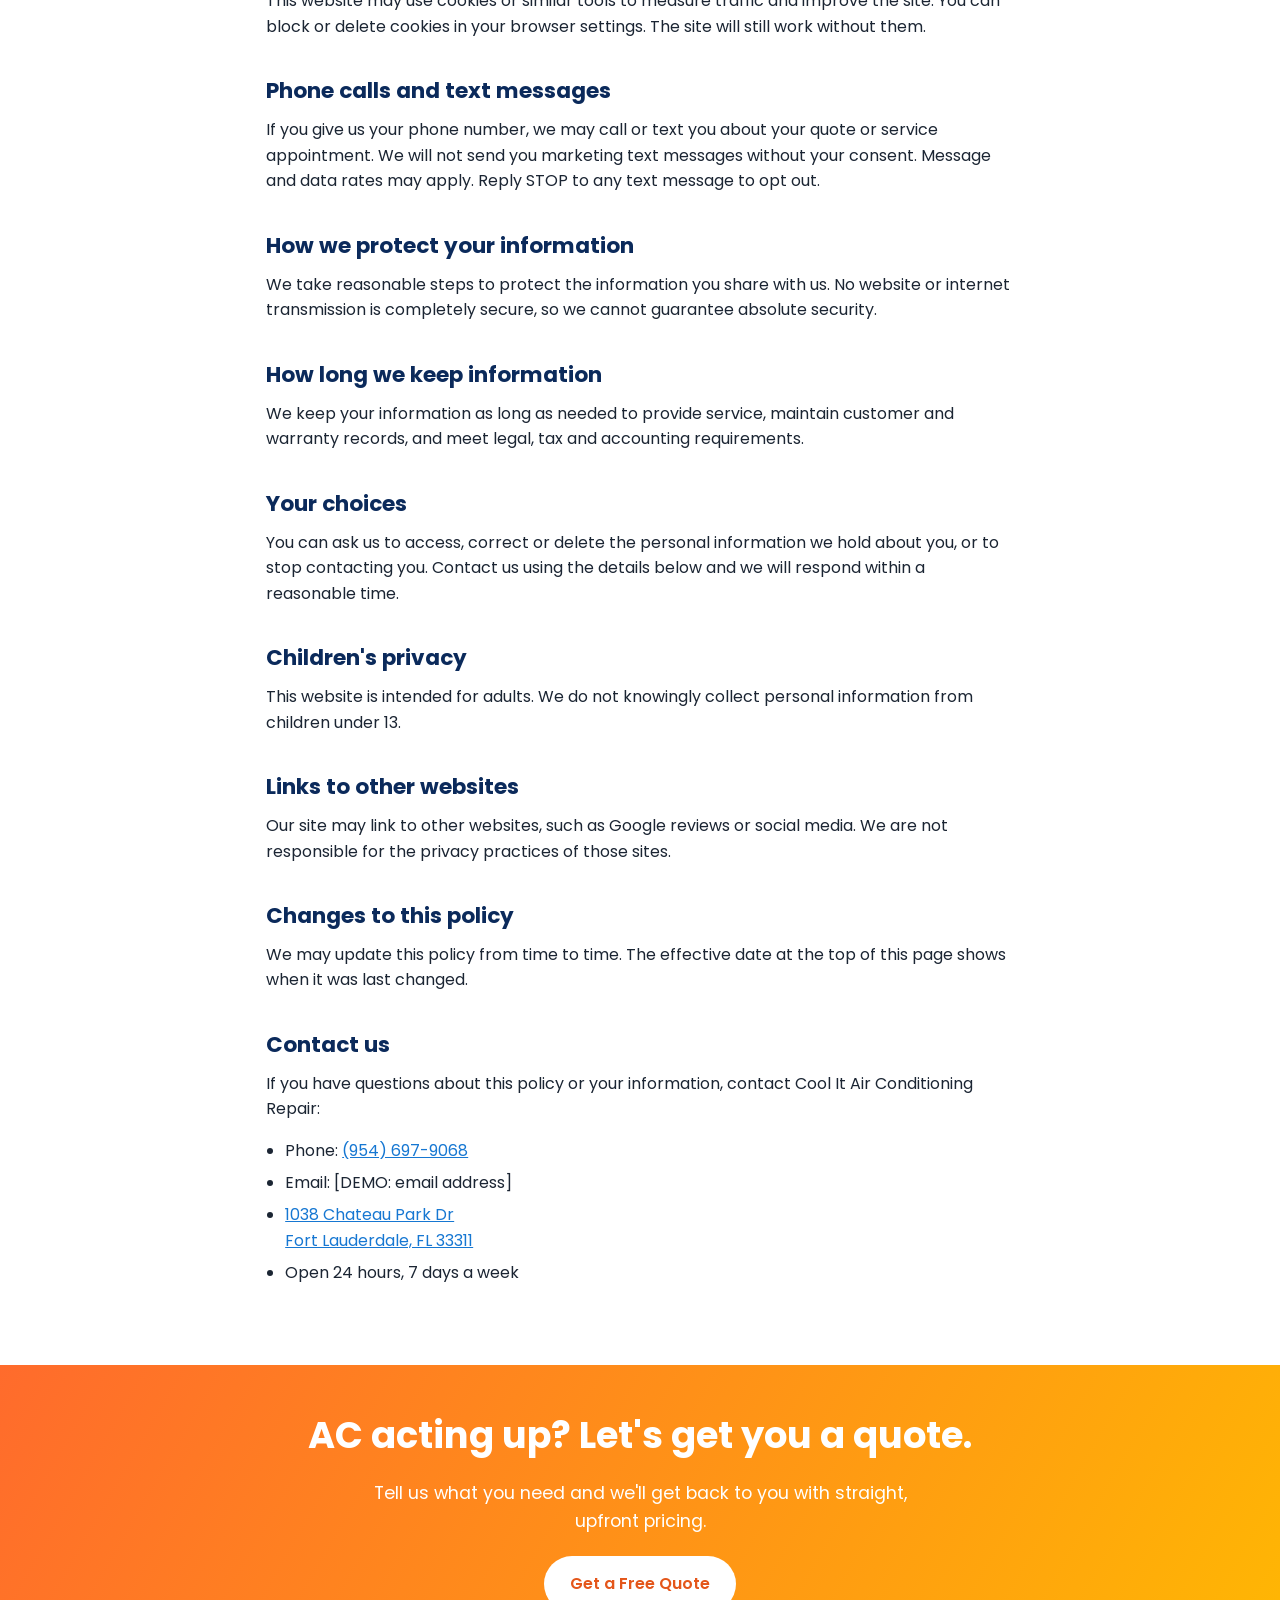
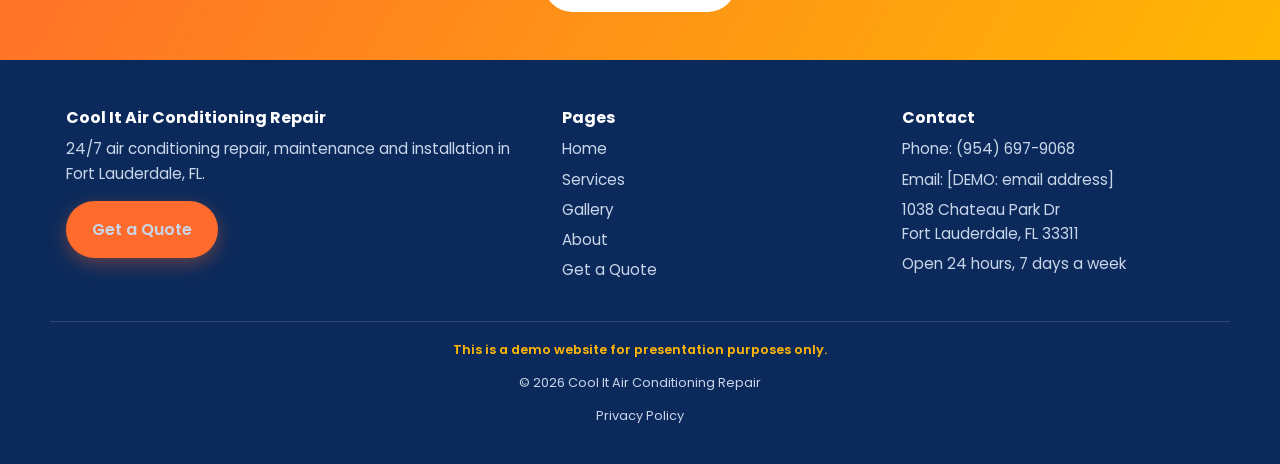
<file: privacy.html>
<!doctype html>
<html lang="en" class="no-js">
<head>
  <meta charset="utf-8">
  <meta name="viewport" content="width=device-width, initial-scale=1">
  <title>Privacy Policy | Cool It Air Conditioning Repair (Demo)</title>
  <meta name="description" content="DEMO website for Cool It Air Conditioning Repair, a Fort Lauderdale air conditioning repair company, open 24 hours: AC repair, maintenance and installation.">
  <meta name="robots" content="noindex">
  <link rel="preconnect" href="https://fonts.googleapis.com">
  <link rel="preconnect" href="https://fonts.gstatic.com" crossorigin>
  <link href="https://fonts.googleapis.com/css2?family=Poppins:wght@400;500;600;700&display=swap" rel="stylesheet">
  <link rel="stylesheet" href="css/styles.css">
  <link rel="icon" href="data:image/svg+xml,%3Csvg xmlns='http://www.w3.org/2000/svg' viewBox='0 0 24 24'%3E%3Ccircle cx='12' cy='12' r='12' fill='%231677d2'/%3E%3Cpath d='M12 4v16M5 8l14 8M5 16l14-8' stroke='white' stroke-width='2' stroke-linecap='round'/%3E%3C/svg%3E">
</head>
<body>
  <a class="skip-link" href="#main">Skip to content</a>
  <div class="demo-banner" role="note">DEMO SITE: a sample design for Cool It Air Conditioning Repair. Not a live business website.</div>

  <header class="site-header">
    <div class="container header-inner">
      <a class="brand" href="index.html">
        <span class="brand-mark" aria-hidden="true"><svg viewBox="0 0 24 24" fill="none" stroke="currentColor" stroke-width="2" stroke-linecap="round"><path d="M12 2v20M4.9 6.5l14.2 11M4.9 17.5l14.2-11"/></svg></span>
        <span class="brand-name">Cool It Air Conditioning Repair<small>Fort Lauderdale · Open 24/7</small></span>
      </a>
      <button class="nav-toggle" aria-expanded="false" aria-controls="site-nav" aria-label="Open menu">
        <svg viewBox="0 0 24 24" fill="none" stroke="currentColor" stroke-width="2" stroke-linecap="round"><path d="M4 6h16M4 12h16M4 18h16"/></svg>
      </button>
      <nav class="site-nav" id="site-nav" aria-label="Main">
        <ul>
          <li><a href="index.html">Home</a></li>
          <li><a href="services.html">Services</a></li>
          <li><a href="gallery.html">Gallery</a></li>
          <li><a href="about.html">About</a></li>
        </ul>
        <a class="nav-phone" href="tel:+19546979068"><svg viewBox="0 0 24 24" fill="none" stroke="currentColor" stroke-width="2" stroke-linecap="round" stroke-linejoin="round" aria-hidden="true"><path d="M22 16.9v3a2 2 0 0 1-2.2 2 19.8 19.8 0 0 1-8.6-3.1 19.5 19.5 0 0 1-6-6A19.8 19.8 0 0 1 2.1 4.2 2 2 0 0 1 4.1 2h3a2 2 0 0 1 2 1.7c.1.9.4 1.8.7 2.7a2 2 0 0 1-.5 2.1L8 9.8a16 16 0 0 0 6 6l1.3-1.3a2 2 0 0 1 2.1-.4c.9.3 1.8.6 2.7.7a2 2 0 0 1 1.7 2z"/></svg>(954) 697-9068</a>
        <a class="btn btn--quote" href="quote.html">Get a Quote</a>
      </nav>
    </div>
  </header>

  <main id="main">
    <section class="page-hero">
      <div class="container">
        <h1>Privacy Policy</h1>
        <p>How Cool It Air Conditioning Repair collects, uses and protects your information.</p>
      </div>
    </section>

    <section class="section">
      <div class="container legal">
        <p class="legal-updated">Effective date: [DEMO: effective date]</p>

        <p>Cool It Air Conditioning Repair ("we," "us" or "our") respects your privacy. This policy explains what information we collect when you visit this website or contact us, how we use it, and the choices you have.</p>

        <h2>Information we collect</h2>
        <p><strong>Information you give us.</strong> When you request a quote, call, text or email us, we may collect:</p>
        <ul>
          <li>Your name, phone number and email address</li>
          <li>Your ZIP code and service address</li>
          <li>Details about your air conditioning system and the service you need</li>
          <li>Anything else you choose to include in your message</li>
        </ul>
        <p><strong>Information collected automatically.</strong> Like most websites, our hosting provider and any analytics tools we use may record basic technical information such as your browser type, device, pages visited and approximate location based on your IP address. This helps us understand how the site is used and keep it working well.</p>

        <h2>How we use your information</h2>
        <ul>
          <li>To respond to your quote request and contact you about your service</li>
          <li>To schedule appointments and perform the work you request</li>
          <li>To send estimates, invoices and service follow-ups</li>
          <li>To improve our website and customer service</li>
          <li>To comply with legal obligations</li>
        </ul>
        <p>We do not sell your personal information.</p>

        <h2>How we share information</h2>
        <p>We only share your information when needed to provide our services or run our business, for example with:</p>
        <ul>
          <li>Service providers that help us operate, such as our website host, form delivery service, email provider and scheduling or invoicing software</li>
          <li>Equipment manufacturers or distributors, when needed to register a warranty on equipment we install for you</li>
          <li>Authorities, when required by law or to protect our rights and safety</li>
        </ul>
        <p>These providers may only use your information to perform services for us.</p>

        <h2>Cookies and analytics</h2>
        <p>This website may use cookies or similar tools to measure traffic and improve the site. You can block or delete cookies in your browser settings. The site will still work without them.</p>

        <h2>Phone calls and text messages</h2>
        <p>If you give us your phone number, we may call or text you about your quote or service appointment. We will not send you marketing text messages without your consent. Message and data rates may apply. Reply STOP to any text message to opt out.</p>

        <h2>How we protect your information</h2>
        <p>We take reasonable steps to protect the information you share with us. No website or internet transmission is completely secure, so we cannot guarantee absolute security.</p>

        <h2>How long we keep information</h2>
        <p>We keep your information as long as needed to provide service, maintain customer and warranty records, and meet legal, tax and accounting requirements.</p>

        <h2>Your choices</h2>
        <p>You can ask us to access, correct or delete the personal information we hold about you, or to stop contacting you. Contact us using the details below and we will respond within a reasonable time.</p>

        <h2>Children's privacy</h2>
        <p>This website is intended for adults. We do not knowingly collect personal information from children under 13.</p>

        <h2>Links to other websites</h2>
        <p>Our site may link to other websites, such as Google reviews or social media. We are not responsible for the privacy practices of those sites.</p>

        <h2>Changes to this policy</h2>
        <p>We may update this policy from time to time. The effective date at the top of this page shows when it was last changed.</p>

        <h2>Contact us</h2>
        <p>If you have questions about this policy or your information, contact Cool It Air Conditioning Repair:</p>
        <ul>
          <li>Phone: <a href="tel:+19546979068">(954) 697-9068</a></li>
          <li>Email: [DEMO: email address]</li>
          <li><a href="https://www.google.com/maps/search/?api=1&amp;query=1038+Chateau+Park+Dr+Fort+Lauderdale+FL+33311">1038 Chateau Park Dr<br>Fort Lauderdale, FL 33311</a></li>
          <li>Open 24 hours, 7 days a week</li>
        </ul>
      </div>
    </section>

    <section class="quote-band">
      <div class="container">
        <h2>AC acting up? Let's get you a quote.</h2>
        <p>Tell us what you need and we'll get back to you with straight, upfront pricing.</p>
        <a class="btn" href="quote.html">Get a Free Quote</a>
      </div>
    </section>
  </main>

  <footer class="site-footer">
    <div class="container footer-grid">
      <div>
        <h3>Cool It Air Conditioning Repair</h3>
        <p>24/7 air conditioning repair, maintenance and installation in Fort Lauderdale, FL.</p>
        <a class="btn btn--quote" href="quote.html">Get a Quote</a>
      </div>
      <div>
        <h3>Pages</h3>
        <ul>
          <li><a href="index.html">Home</a></li>
          <li><a href="services.html">Services</a></li>
          <li><a href="gallery.html">Gallery</a></li>
          <li><a href="about.html">About</a></li>
          <li><a href="quote.html">Get a Quote</a></li>
        </ul>
      </div>
      <div>
        <h3>Contact</h3>
        <ul>
          <li>Phone: <a href="tel:+19546979068">(954) 697-9068</a></li>
          <li>Email: [DEMO: email address]</li>
          <li><a href="https://www.google.com/maps/search/?api=1&amp;query=1038+Chateau+Park+Dr+Fort+Lauderdale+FL+33311">1038 Chateau Park Dr<br>Fort Lauderdale, FL 33311</a></li>
          <li>Open 24 hours, 7 days a week</li>
        </ul>
      </div>
    </div>
    <div class="container footer-bottom">
      <p class="demo-note">This is a demo website for presentation purposes only.</p>
      <p>&copy; <span data-year>2026</span> Cool It Air Conditioning Repair</p>
      <p class="footer-legal"><a href="privacy.html">Privacy Policy</a></p>
    </div>
  </footer>

  <a class="btn btn--quote float-quote" href="quote.html">Get a Quote</a>

  <div class="lightbox" role="dialog" aria-modal="true" aria-label="Photo viewer">
    <button class="lightbox-close" type="button" aria-label="Close photo">&times;</button>
    <img alt="">
    <p></p>
  </div>

  <script src="js/main.js"></script>
</body>
</html>
</file>
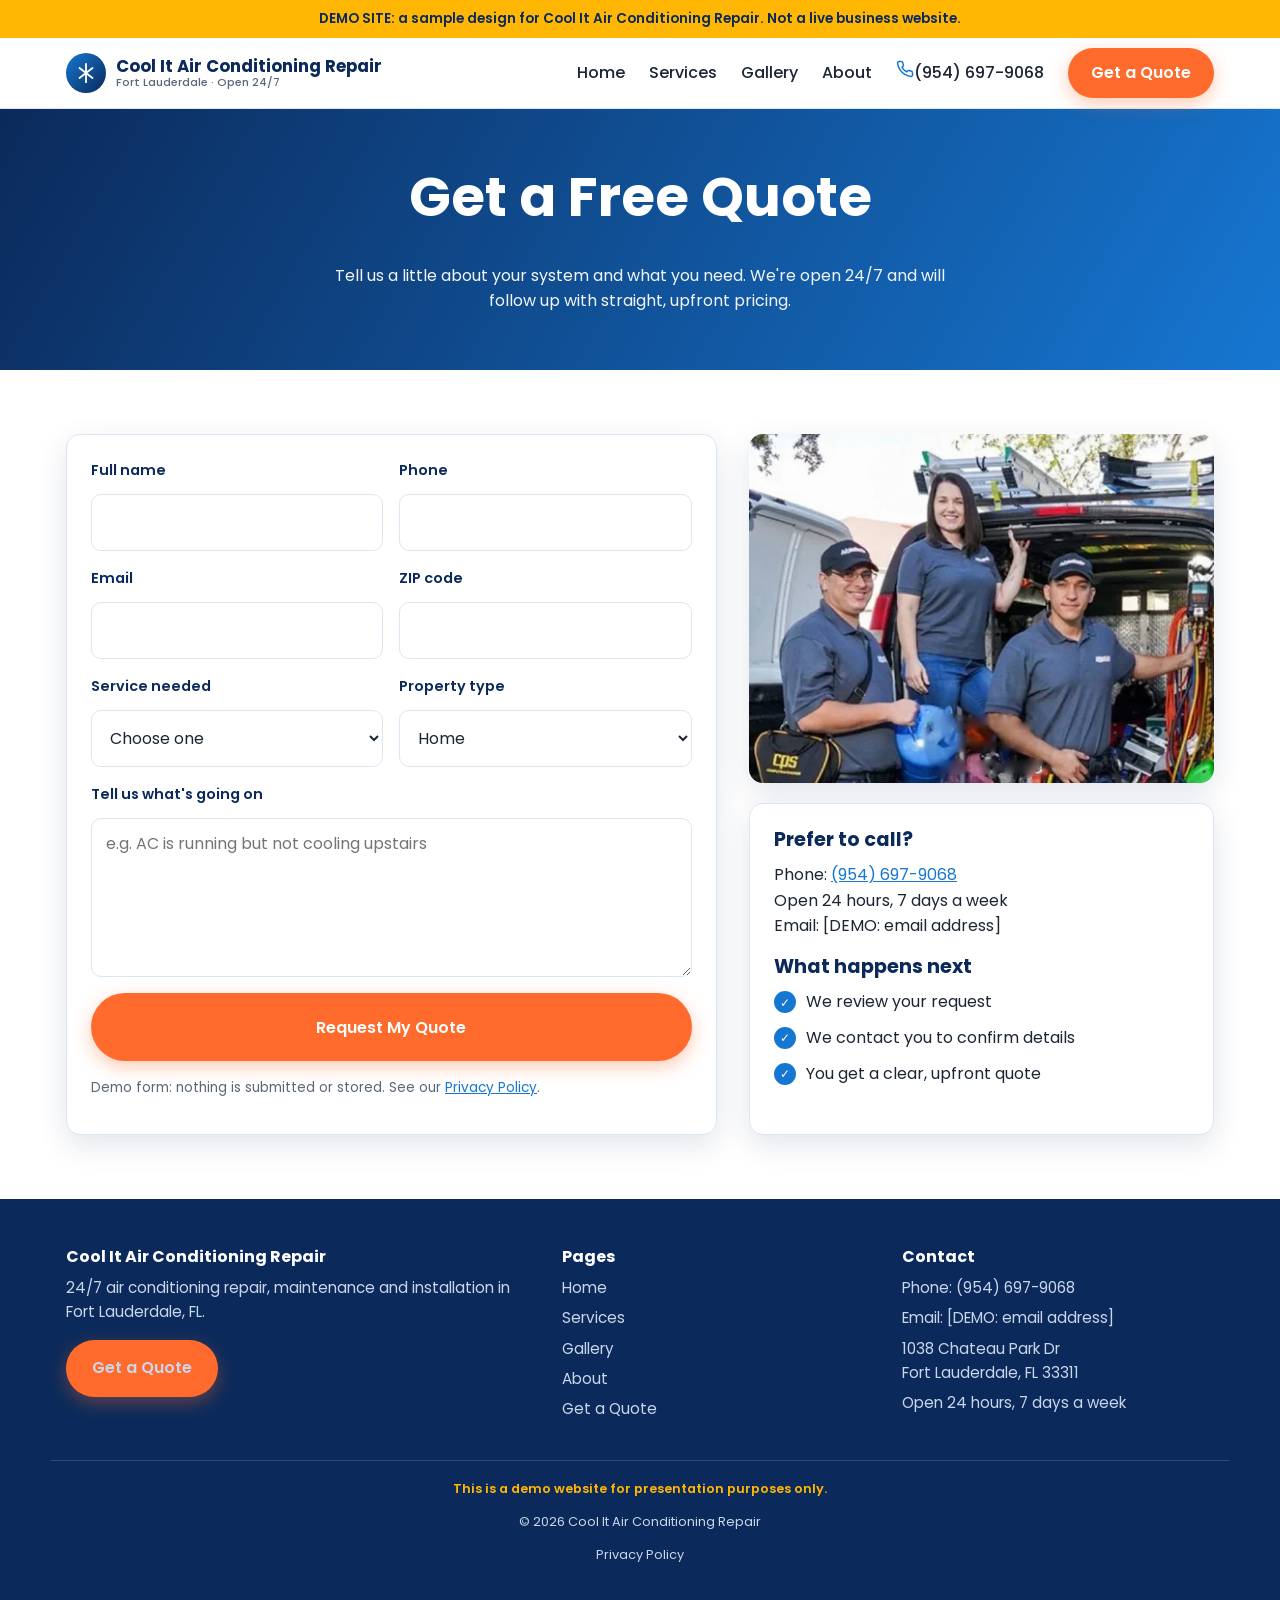
<file: quote.html>
<!doctype html>
<html lang="en" class="no-js">
<head>
  <meta charset="utf-8">
  <meta name="viewport" content="width=device-width, initial-scale=1">
  <title>Get a Quote | Cool It Air Conditioning Repair (Demo)</title>
  <meta name="description" content="DEMO website for Cool It Air Conditioning Repair, a Fort Lauderdale air conditioning repair company, open 24 hours: AC repair, maintenance and installation.">
  <meta name="robots" content="noindex">
  <link rel="preconnect" href="https://fonts.googleapis.com">
  <link rel="preconnect" href="https://fonts.gstatic.com" crossorigin>
  <link href="https://fonts.googleapis.com/css2?family=Poppins:wght@400;500;600;700&display=swap" rel="stylesheet">
  <link rel="stylesheet" href="css/styles.css">
  <link rel="icon" href="data:image/svg+xml,%3Csvg xmlns='http://www.w3.org/2000/svg' viewBox='0 0 24 24'%3E%3Ccircle cx='12' cy='12' r='12' fill='%231677d2'/%3E%3Cpath d='M12 4v16M5 8l14 8M5 16l14-8' stroke='white' stroke-width='2' stroke-linecap='round'/%3E%3C/svg%3E">
</head>
<body>
  <a class="skip-link" href="#main">Skip to content</a>
  <div class="demo-banner" role="note">DEMO SITE: a sample design for Cool It Air Conditioning Repair. Not a live business website.</div>

  <header class="site-header">
    <div class="container header-inner">
      <a class="brand" href="index.html">
        <span class="brand-mark" aria-hidden="true"><svg viewBox="0 0 24 24" fill="none" stroke="currentColor" stroke-width="2" stroke-linecap="round"><path d="M12 2v20M4.9 6.5l14.2 11M4.9 17.5l14.2-11"/></svg></span>
        <span class="brand-name">Cool It Air Conditioning Repair<small>Fort Lauderdale · Open 24/7</small></span>
      </a>
      <button class="nav-toggle" aria-expanded="false" aria-controls="site-nav" aria-label="Open menu">
        <svg viewBox="0 0 24 24" fill="none" stroke="currentColor" stroke-width="2" stroke-linecap="round"><path d="M4 6h16M4 12h16M4 18h16"/></svg>
      </button>
      <nav class="site-nav" id="site-nav" aria-label="Main">
        <ul>
          <li><a href="index.html">Home</a></li>
          <li><a href="services.html">Services</a></li>
          <li><a href="gallery.html">Gallery</a></li>
          <li><a href="about.html">About</a></li>
        </ul>
        <a class="nav-phone" href="tel:+19546979068"><svg viewBox="0 0 24 24" fill="none" stroke="currentColor" stroke-width="2" stroke-linecap="round" stroke-linejoin="round" aria-hidden="true"><path d="M22 16.9v3a2 2 0 0 1-2.2 2 19.8 19.8 0 0 1-8.6-3.1 19.5 19.5 0 0 1-6-6A19.8 19.8 0 0 1 2.1 4.2 2 2 0 0 1 4.1 2h3a2 2 0 0 1 2 1.7c.1.9.4 1.8.7 2.7a2 2 0 0 1-.5 2.1L8 9.8a16 16 0 0 0 6 6l1.3-1.3a2 2 0 0 1 2.1-.4c.9.3 1.8.6 2.7.7a2 2 0 0 1 1.7 2z"/></svg>(954) 697-9068</a>
        <a class="btn btn--quote" href="quote.html">Get a Quote</a>
      </nav>
    </div>
  </header>

  <main id="main">
    <section class="page-hero">
      <div class="container">
        <h1>Get a Free Quote</h1>
        <p>Tell us a little about your system and what you need. We're open 24/7 and will follow up with straight, upfront pricing.</p>
      </div>
    </section>

    <section class="section">
      <div class="container quote-layout">
        <form class="card form" id="quote-form">
          <div class="form-success" role="status" tabindex="-1">Thanks! This is a demo site, so your request wasn't sent anywhere. On the live site, this form would deliver your quote request to Cool It Air Conditioning Repair.</div>
          <div class="form-row">
            <div class="field"><label for="name">Full name</label><input id="name" name="name" autocomplete="name" required></div>
            <div class="field"><label for="phone">Phone</label><input id="phone" name="phone" type="tel" autocomplete="tel" required></div>
          </div>
          <div class="form-row">
            <div class="field"><label for="email">Email</label><input id="email" name="email" type="email" autocomplete="email"></div>
            <div class="field"><label for="zip">ZIP code</label><input id="zip" name="zip" inputmode="numeric" autocomplete="postal-code" required></div>
          </div>
          <div class="form-row">
            <div class="field">
              <label for="service">Service needed</label>
              <select id="service" name="service" required>
                <option value="">Choose one</option>
                <option>New AC installation / replacement</option>
                <option>AC repair</option>
                <option>Maintenance / tune-up</option>
                <option>Coil cleaning</option>
                <option>Leak detection / recharge</option>
                <option>Mini-split</option>
                <option>Rooftop / package unit</option>
                <option>Not sure</option>
              </select>
            </div>
            <div class="field">
              <label for="property">Property type</label>
              <select id="property" name="property">
                <option>Home</option>
                <option>Condo / apartment</option>
                <option>Business</option>
              </select>
            </div>
          </div>
          <div class="field"><label for="details">Tell us what's going on</label><textarea id="details" name="details" rows="5" placeholder="e.g. AC is running but not cooling upstairs"></textarea></div>
          <button class="btn btn--quote" type="submit">Request My Quote</button>
          <p class="form-note">Demo form: nothing is submitted or stored. See our <a href="privacy.html">Privacy Policy</a>.</p>
        </form>

        <aside>
          <img src="assets/images/van-crew.webp" alt="Three team members standing by an open service van loaded with AC tools" class="quote-photo pos-top">
          <div class="card">
            <h3>Prefer to call?</h3>
            <p>Phone: <a href="tel:+19546979068">(954) 697-9068</a><br>Open 24 hours, 7 days a week<br>Email: [DEMO: email address]</p>
            <h3>What happens next</h3>
            <ul class="checklist">
              <li>We review your request</li>
              <li>We contact you to confirm details</li>
              <li>You get a clear, upfront quote</li>
            </ul>
          </div>
        </aside>
      </div>
    </section>
  </main>

  <footer class="site-footer">
    <div class="container footer-grid">
      <div>
        <h3>Cool It Air Conditioning Repair</h3>
        <p>24/7 air conditioning repair, maintenance and installation in Fort Lauderdale, FL.</p>
        <a class="btn btn--quote" href="quote.html">Get a Quote</a>
      </div>
      <div>
        <h3>Pages</h3>
        <ul>
          <li><a href="index.html">Home</a></li>
          <li><a href="services.html">Services</a></li>
          <li><a href="gallery.html">Gallery</a></li>
          <li><a href="about.html">About</a></li>
          <li><a href="quote.html">Get a Quote</a></li>
        </ul>
      </div>
      <div>
        <h3>Contact</h3>
        <ul>
          <li>Phone: <a href="tel:+19546979068">(954) 697-9068</a></li>
          <li>Email: [DEMO: email address]</li>
          <li><a href="https://www.google.com/maps/search/?api=1&amp;query=1038+Chateau+Park+Dr+Fort+Lauderdale+FL+33311">1038 Chateau Park Dr<br>Fort Lauderdale, FL 33311</a></li>
          <li>Open 24 hours, 7 days a week</li>
        </ul>
      </div>
    </div>
    <div class="container footer-bottom">
      <p class="demo-note">This is a demo website for presentation purposes only.</p>
      <p>&copy; <span data-year>2026</span> Cool It Air Conditioning Repair</p>
      <p class="footer-legal"><a href="privacy.html">Privacy Policy</a></p>
    </div>
  </footer>

  <a class="btn btn--quote float-quote" href="quote.html">Get a Quote</a>

  <div class="lightbox" role="dialog" aria-modal="true" aria-label="Photo viewer">
    <button class="lightbox-close" type="button" aria-label="Close photo">&times;</button>
    <img alt="">
    <p></p>
  </div>

  <script src="js/main.js"></script>
</body>
</html>
</file>
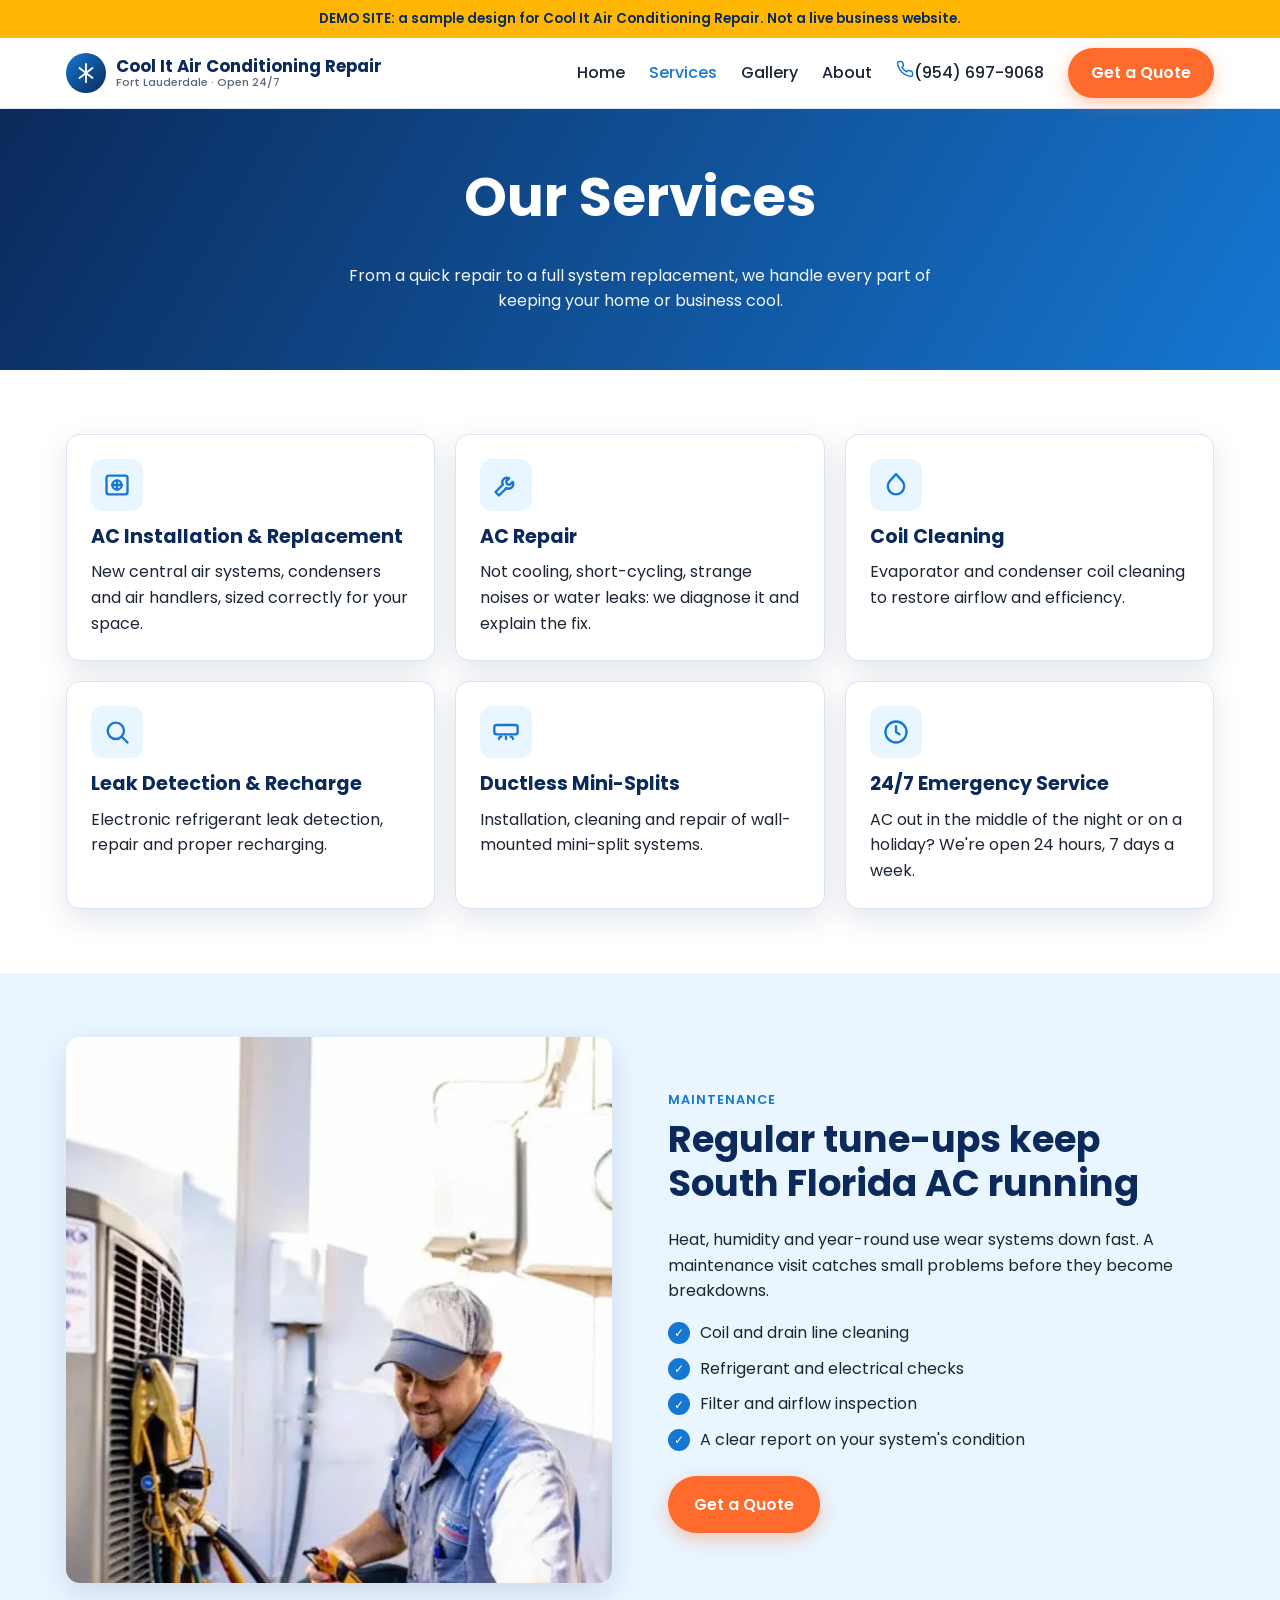
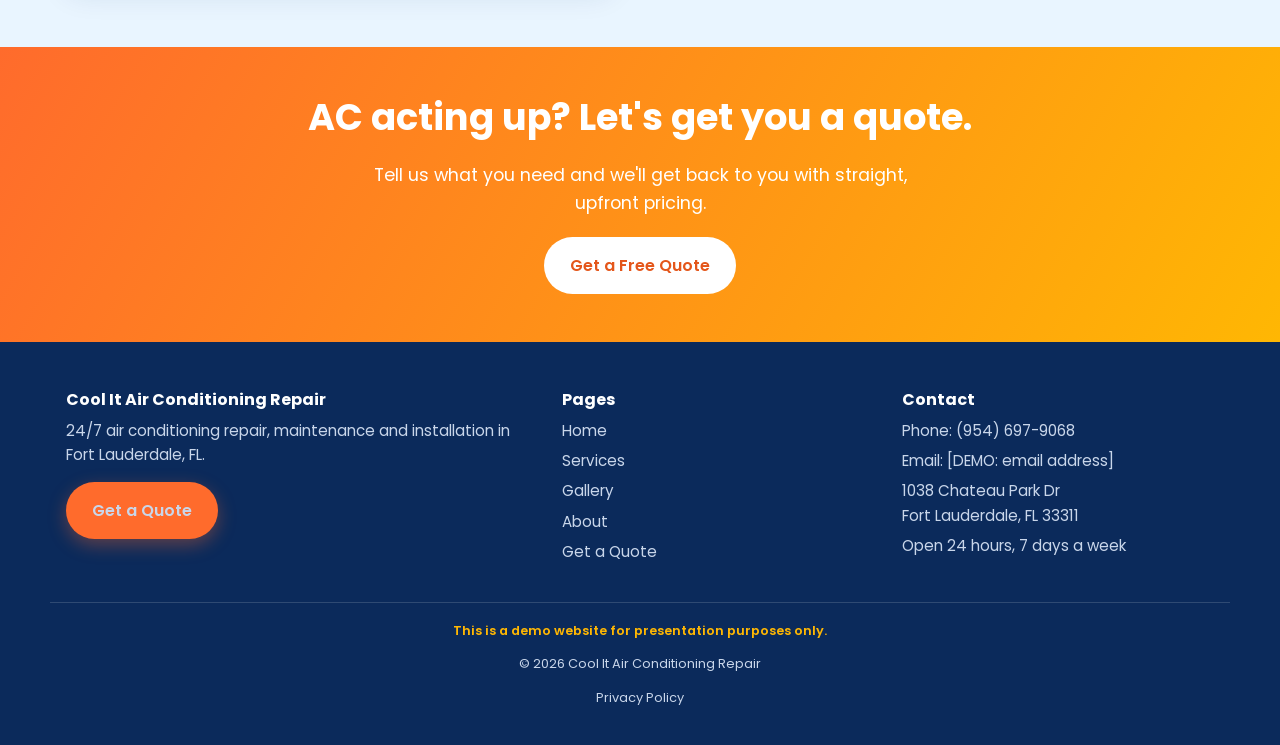
<file: services.html>
<!doctype html>
<html lang="en" class="no-js">
<head>
  <meta charset="utf-8">
  <meta name="viewport" content="width=device-width, initial-scale=1">
  <title>AC Services | Cool It Air Conditioning Repair (Demo)</title>
  <meta name="description" content="DEMO website for Cool It Air Conditioning Repair, a Fort Lauderdale air conditioning repair company, open 24 hours: AC repair, maintenance and installation.">
  <meta name="robots" content="noindex">
  <link rel="preconnect" href="https://fonts.googleapis.com">
  <link rel="preconnect" href="https://fonts.gstatic.com" crossorigin>
  <link href="https://fonts.googleapis.com/css2?family=Poppins:wght@400;500;600;700&display=swap" rel="stylesheet">
  <link rel="stylesheet" href="css/styles.css">
  <link rel="icon" href="data:image/svg+xml,%3Csvg xmlns='http://www.w3.org/2000/svg' viewBox='0 0 24 24'%3E%3Ccircle cx='12' cy='12' r='12' fill='%231677d2'/%3E%3Cpath d='M12 4v16M5 8l14 8M5 16l14-8' stroke='white' stroke-width='2' stroke-linecap='round'/%3E%3C/svg%3E">
</head>
<body>
  <a class="skip-link" href="#main">Skip to content</a>
  <div class="demo-banner" role="note">DEMO SITE: a sample design for Cool It Air Conditioning Repair. Not a live business website.</div>

  <header class="site-header">
    <div class="container header-inner">
      <a class="brand" href="index.html">
        <span class="brand-mark" aria-hidden="true"><svg viewBox="0 0 24 24" fill="none" stroke="currentColor" stroke-width="2" stroke-linecap="round"><path d="M12 2v20M4.9 6.5l14.2 11M4.9 17.5l14.2-11"/></svg></span>
        <span class="brand-name">Cool It Air Conditioning Repair<small>Fort Lauderdale · Open 24/7</small></span>
      </a>
      <button class="nav-toggle" aria-expanded="false" aria-controls="site-nav" aria-label="Open menu">
        <svg viewBox="0 0 24 24" fill="none" stroke="currentColor" stroke-width="2" stroke-linecap="round"><path d="M4 6h16M4 12h16M4 18h16"/></svg>
      </button>
      <nav class="site-nav" id="site-nav" aria-label="Main">
        <ul>
          <li><a href="index.html">Home</a></li>
          <li><a href="services.html" aria-current="page">Services</a></li>
          <li><a href="gallery.html">Gallery</a></li>
          <li><a href="about.html">About</a></li>
        </ul>
        <a class="nav-phone" href="tel:+19546979068"><svg viewBox="0 0 24 24" fill="none" stroke="currentColor" stroke-width="2" stroke-linecap="round" stroke-linejoin="round" aria-hidden="true"><path d="M22 16.9v3a2 2 0 0 1-2.2 2 19.8 19.8 0 0 1-8.6-3.1 19.5 19.5 0 0 1-6-6A19.8 19.8 0 0 1 2.1 4.2 2 2 0 0 1 4.1 2h3a2 2 0 0 1 2 1.7c.1.9.4 1.8.7 2.7a2 2 0 0 1-.5 2.1L8 9.8a16 16 0 0 0 6 6l1.3-1.3a2 2 0 0 1 2.1-.4c.9.3 1.8.6 2.7.7a2 2 0 0 1 1.7 2z"/></svg>(954) 697-9068</a>
        <a class="btn btn--quote" href="quote.html">Get a Quote</a>
      </nav>
    </div>
  </header>

  <main id="main">
    <section class="page-hero">
      <div class="container">
        <h1>Our Services</h1>
        <p>From a quick repair to a full system replacement, we handle every part of keeping your home or business cool.</p>
      </div>
    </section>

    <section class="section">
      <div class="container">
        <div class="grid grid--3">
          <article class="card">
            <div class="card-icon" aria-hidden="true"><svg viewBox="0 0 24 24" fill="none" stroke="currentColor" stroke-width="2" stroke-linecap="round" stroke-linejoin="round"><rect x="3" y="4" width="18" height="16" rx="2"/><circle cx="12" cy="12" r="4"/><path d="M12 8v8M8 12h8"/></svg></div>
            <h3>AC Installation &amp; Replacement</h3>
            <p>New central air systems, condensers and air handlers, sized correctly for your space.</p>
          </article>
          <article class="card">
            <div class="card-icon" aria-hidden="true"><svg viewBox="0 0 24 24" fill="none" stroke="currentColor" stroke-width="2" stroke-linecap="round" stroke-linejoin="round"><path d="M14.7 6.3a4 4 0 0 0-5.4 5.4L3 18l3 3 6.3-6.3a4 4 0 0 0 5.4-5.4l-2.5 2.5-2.4-.6-.6-2.4z"/></svg></div>
            <h3>AC Repair</h3>
            <p>Not cooling, short-cycling, strange noises or water leaks: we diagnose it and explain the fix.</p>
          </article>
          <article class="card">
            <div class="card-icon" aria-hidden="true"><svg viewBox="0 0 24 24" fill="none" stroke="currentColor" stroke-width="2" stroke-linecap="round" stroke-linejoin="round"><path d="M12 2.7 6.3 9a7 7 0 1 0 11.4 0z"/></svg></div>
            <h3>Coil Cleaning</h3>
            <p>Evaporator and condenser coil cleaning to restore airflow and efficiency.</p>
          </article>
          <article class="card">
            <div class="card-icon" aria-hidden="true"><svg viewBox="0 0 24 24" fill="none" stroke="currentColor" stroke-width="2" stroke-linecap="round" stroke-linejoin="round"><circle cx="11" cy="11" r="7"/><path d="m21 21-4.3-4.3"/></svg></div>
            <h3>Leak Detection &amp; Recharge</h3>
            <p>Electronic refrigerant leak detection, repair and proper recharging.</p>
          </article>
          <article class="card">
            <div class="card-icon" aria-hidden="true"><svg viewBox="0 0 24 24" fill="none" stroke="currentColor" stroke-width="2" stroke-linecap="round" stroke-linejoin="round"><rect x="2" y="6" width="20" height="8" rx="2"/><path d="M6 18c0-1 1-2 2-2M12 18v-2M18 18c0-1-1-2-2-2"/></svg></div>
            <h3>Ductless Mini-Splits</h3>
            <p>Installation, cleaning and repair of wall-mounted mini-split systems.</p>
          </article>
          <article class="card">
            <div class="card-icon" aria-hidden="true"><svg viewBox="0 0 24 24" fill="none" stroke="currentColor" stroke-width="2" stroke-linecap="round" stroke-linejoin="round"><circle cx="12" cy="12" r="9"/><path d="M12 7v5l3 2"/></svg></div>
            <h3>24/7 Emergency Service</h3>
            <p>AC out in the middle of the night or on a holiday? We're open 24 hours, 7 days a week.</p>
          </article>
        </div>
      </div>
    </section>

    <section class="section section--sky">
      <div class="container split">
        <img src="assets/images/condenser-gauges.webp" alt="Technician checking an outdoor AC condenser with refrigerant gauges and a meter" class="pos-top" loading="lazy">
        <div>
          <span class="eyebrow">Maintenance</span>
          <h2>Regular tune-ups keep South Florida AC running</h2>
          <p>Heat, humidity and year-round use wear systems down fast. A maintenance visit catches small problems before they become breakdowns.</p>
          <ul class="checklist">
            <li>Coil and drain line cleaning</li>
            <li>Refrigerant and electrical checks</li>
            <li>Filter and airflow inspection</li>
            <li>A clear report on your system's condition</li>
          </ul>
        <a class="btn btn--quote" href="quote.html">Get a Quote</a>
        </div>
      </div>
    </section>

    <section class="quote-band">
      <div class="container">
        <h2>AC acting up? Let's get you a quote.</h2>
        <p>Tell us what you need and we'll get back to you with straight, upfront pricing.</p>
        <a class="btn" href="quote.html">Get a Free Quote</a>
      </div>
    </section>
  </main>

  <footer class="site-footer">
    <div class="container footer-grid">
      <div>
        <h3>Cool It Air Conditioning Repair</h3>
        <p>24/7 air conditioning repair, maintenance and installation in Fort Lauderdale, FL.</p>
        <a class="btn btn--quote" href="quote.html">Get a Quote</a>
      </div>
      <div>
        <h3>Pages</h3>
        <ul>
          <li><a href="index.html">Home</a></li>
          <li><a href="services.html">Services</a></li>
          <li><a href="gallery.html">Gallery</a></li>
          <li><a href="about.html">About</a></li>
          <li><a href="quote.html">Get a Quote</a></li>
        </ul>
      </div>
      <div>
        <h3>Contact</h3>
        <ul>
          <li>Phone: <a href="tel:+19546979068">(954) 697-9068</a></li>
          <li>Email: [DEMO: email address]</li>
          <li><a href="https://www.google.com/maps/search/?api=1&amp;query=1038+Chateau+Park+Dr+Fort+Lauderdale+FL+33311">1038 Chateau Park Dr<br>Fort Lauderdale, FL 33311</a></li>
          <li>Open 24 hours, 7 days a week</li>
        </ul>
      </div>
    </div>
    <div class="container footer-bottom">
      <p class="demo-note">This is a demo website for presentation purposes only.</p>
      <p>&copy; <span data-year>2026</span> Cool It Air Conditioning Repair</p>
      <p class="footer-legal"><a href="privacy.html">Privacy Policy</a></p>
    </div>
  </footer>

  <a class="btn btn--quote float-quote" href="quote.html">Get a Quote</a>

  <div class="lightbox" role="dialog" aria-modal="true" aria-label="Photo viewer">
    <button class="lightbox-close" type="button" aria-label="Close photo">&times;</button>
    <img alt="">
    <p></p>
  </div>

  <script src="js/main.js"></script>
</body>
</html>
</file>
<file: css/styles.css>
/* Cool It Air Conditioning Repair — DEMO site styles */
:root {
  --navy: #0b2a5b;
  --blue: #1677d2;
  --blue-dark: #0f5aa3;
  --sky: #e9f5ff;
  --sun: #ffb703;
  --cta: #ff6b2c;
  --cta-dark: #e4561a;
  --ink: #1b2533;
  --muted: #5a6778;
  --line: #dbe6f1;
  --white: #ffffff;
  --radius: 14px;
  --shadow: 0 10px 30px rgba(11, 42, 91, 0.12);
  --font: "Poppins", system-ui, -apple-system, "Segoe UI", Roboto, sans-serif;
}

*, *::before, *::after { box-sizing: border-box; }
html { scroll-behavior: smooth; }
body {
  margin: 0;
  font-family: var(--font);
  color: var(--ink);
  background: var(--white);
  line-height: 1.6;
  overflow-x: hidden;
}
img { max-width: 100%; display: block; }
a { color: var(--blue); }
h1, h2, h3 { color: var(--navy); line-height: 1.2; margin: 0 0 .6em; }
h1 { font-size: clamp(2rem, 6vw, 3.4rem); }
h2 { font-size: clamp(1.6rem, 4vw, 2.3rem); }
h3 { font-size: 1.2rem; }
p { margin: 0 0 1em; }

.container { width: 100%; max-width: 1180px; margin: 0 auto; padding: 0 16px; }
.section { padding: 64px 0; }
.section--sky { background: var(--sky); }
.section-head { text-align: center; max-width: 680px; margin: 0 auto 40px; }
.eyebrow {
  display: inline-block; font-size: .8rem; font-weight: 600; letter-spacing: .08em;
  text-transform: uppercase; color: var(--blue); margin-bottom: .5em;
}
.skip-link { position: absolute; left: -9999px; }
.skip-link:focus { left: 16px; top: 16px; z-index: 100; background: var(--white); padding: 8px 12px; }

/* Demo banner */
.demo-banner {
  background: var(--sun); color: var(--navy); text-align: center;
  font-size: .85rem; font-weight: 600; padding: 8px 16px;
}

/* Buttons */
.btn {
  display: inline-flex; align-items: center; justify-content: center; gap: .4em;
  padding: .85em 1.5em; border-radius: 999px; font-weight: 600; font-size: 1rem;
  text-decoration: none; border: 2px solid transparent; cursor: pointer;
  transition: background .2s, transform .2s, box-shadow .2s; font-family: inherit;
}
.btn:hover { transform: translateY(-2px); }
.btn--quote { background: var(--cta); color: var(--white); box-shadow: 0 6px 18px rgba(255, 107, 44, .35); }
.btn--quote:hover { background: var(--cta-dark); }
.btn--ghost { background: rgba(255,255,255,.9); color: var(--navy); }
.btn--outline { border-color: var(--blue); color: var(--blue); background: transparent; }
.btn--outline:hover { background: var(--blue); color: var(--white); }

/* Header */
.site-header {
  position: sticky; top: 0; z-index: 50; background: rgba(255,255,255,.97);
  border-bottom: 1px solid var(--line); backdrop-filter: blur(6px);
}
.header-inner { display: flex; align-items: center; justify-content: space-between; gap: 12px; height: 70px; }
.brand { display: flex; align-items: center; gap: 10px; text-decoration: none; color: var(--navy); font-weight: 700; }
.brand-mark {
  width: 40px; height: 40px; border-radius: 50%; flex: none;
  background: linear-gradient(135deg, var(--blue), var(--navy));
  display: grid; place-items: center; color: var(--white);
}
.brand-mark svg { width: 22px; height: 22px; }
.brand-name { font-size: 1.05rem; line-height: 1.1; }
.brand-name small { display: block; font-size: .7rem; font-weight: 500; color: var(--muted); }

.nav-toggle {
  display: inline-flex; background: none; border: 0; padding: 8px; cursor: pointer; color: var(--navy);
}
.nav-toggle svg { width: 28px; height: 28px; }
.site-nav {
  position: absolute; top: 100%; left: 0; right: 0; background: var(--white);
  border-bottom: 1px solid var(--line); display: none; padding: 8px 16px 20px;
}
.site-nav.open { display: block; }
.site-nav ul { list-style: none; margin: 0; padding: 0; }
.site-nav a:not(.btn) {
  display: block; padding: 12px 4px; color: var(--ink); text-decoration: none; font-weight: 500;
  border-bottom: 1px solid var(--line);
}
.site-nav a[aria-current="page"] { color: var(--blue); }
.site-nav .btn { margin-top: 14px; width: 100%; }
.header-quote { display: none; }
.nav-phone {
  display: flex; align-items: center; gap: 8px; margin-top: 14px; font-weight: 700;
  color: var(--navy); text-decoration: none; white-space: nowrap;
}
.nav-phone svg { width: 18px; height: 18px; color: var(--blue); flex: none; }
.nav-phone:hover { color: var(--blue); }

/* No-JS fallback: show nav */
.no-js .site-nav { display: block; position: static; }
.no-js .nav-toggle { display: none; }

@media (min-width: 900px) {
  .nav-toggle { display: none; }
  .site-nav { display: flex; position: static; padding: 0; border: 0; background: none; align-items: center; gap: 24px; }
  .site-nav ul { display: flex; gap: 24px; }
  .site-nav a:not(.btn) { border: 0; padding: 6px 0; }
  .site-nav a:not(.btn):hover { color: var(--blue); }
  .site-nav .btn { margin: 0; width: auto; padding: .65em 1.3em; }
  .nav-phone { margin: 0; }
}

/* Hero */
.hero {
  position: relative; color: var(--white); min-height: 78vh; display: flex; align-items: center;
  background: url("../assets/images/truck-fleet.webp") center / cover no-repeat;
}
.hero::before {
  content: ""; position: absolute; inset: 0;
  background: linear-gradient(100deg, rgba(11,42,91,.78) 0%, rgba(22,119,210,.45) 50%, rgba(255,255,255,0) 85%);
}
.hero .container { position: relative; padding-top: 64px; padding-bottom: 64px; }
.hero h1 { color: var(--white); max-width: 640px; }
.hero h1 span { color: var(--sun); }
.hero p { font-size: 1.15rem; max-width: 560px; opacity: .95; }
.hero-actions { display: flex; flex-wrap: wrap; gap: 12px; margin-top: 24px; }
.hero-badges { display: flex; flex-wrap: wrap; gap: 10px; margin-top: 28px; padding: 0; list-style: none; }
.hero-badges li {
  background: rgba(255,255,255,.16); border: 1px solid rgba(255,255,255,.35);
  padding: 6px 14px; border-radius: 999px; font-size: .85rem;
}

/* Page hero (inner pages) */
.page-hero {
  background: linear-gradient(120deg, var(--navy), var(--blue)); color: var(--white);
  padding: 56px 0; text-align: center;
}
.page-hero h1 { color: var(--white); }
.page-hero p { max-width: 620px; margin: 0 auto; opacity: .95; }

/* Cards / grids */
.grid { display: grid; gap: 20px; grid-template-columns: 1fr; }
@media (min-width: 640px) { .grid--2, .grid--3, .grid--4 { grid-template-columns: repeat(2, 1fr); } }
@media (min-width: 960px) { .grid--3 { grid-template-columns: repeat(3, 1fr); } .grid--4 { grid-template-columns: repeat(4, 1fr); } }

.card {
  background: var(--white); border: 1px solid var(--line); border-radius: var(--radius);
  padding: 24px; box-shadow: var(--shadow);
}
.card-icon {
  width: 52px; height: 52px; border-radius: 12px; background: var(--sky); color: var(--blue);
  display: grid; place-items: center; margin-bottom: 14px;
}
.card-icon svg { width: 28px; height: 28px; }
.card p:last-child { margin-bottom: 0; }

.photo-card { padding: 0; overflow: hidden; }
.photo-card img { width: 100%; aspect-ratio: 4 / 3; object-fit: cover; }
.photo-card .card-body { padding: 20px; }
img.pos-top { object-position: center 8%; }

/* Split */
.split { display: grid; gap: 32px; align-items: center; }
.split img { border-radius: var(--radius); box-shadow: var(--shadow); width: 100%; aspect-ratio: 1; object-fit: cover; }
@media (min-width: 900px) { .split { grid-template-columns: 1fr 1fr; gap: 56px; } .split--reverse > :first-child { order: 2; } }

.checklist { list-style: none; padding: 0; margin: 0 0 1.5em; }
.checklist li { padding-left: 32px; position: relative; margin-bottom: 10px; }
.checklist li::before {
  content: "✓"; position: absolute; left: 0; top: 0; width: 22px; height: 22px; border-radius: 50%;
  background: var(--blue); color: var(--white); font-size: .75rem; display: grid; place-items: center; margin-top: 2px;
}

/* Quote band (on every page) */
.quote-band {
  background: linear-gradient(120deg, var(--cta), var(--sun)); color: var(--white); padding: 48px 0; text-align: center;
}
.quote-band h2 { color: var(--white); }
.quote-band p { max-width: 560px; margin: 0 auto 20px; font-size: 1.1rem; }
.quote-band .btn { background: var(--white); color: var(--cta-dark); }

/* Gallery */
.gallery { display: grid; gap: 12px; grid-template-columns: repeat(2, 1fr); }
@media (min-width: 768px) { .gallery { grid-template-columns: repeat(3, 1fr); gap: 16px; } }
.gallery button {
  padding: 0; border: 0; background: none; cursor: zoom-in; border-radius: 12px; overflow: hidden;
  display: block; width: 100%; position: relative;
}
.gallery img { width: 100%; aspect-ratio: 1; object-fit: cover; transition: transform .3s; }
.gallery button:hover img, .gallery button:focus-visible img { transform: scale(1.05); }
.gallery figcaption {
  position: absolute; left: 0; right: 0; bottom: 0; padding: 24px 10px 8px; font-size: .8rem; color: var(--white);
  background: linear-gradient(transparent, rgba(0,0,0,.7)); text-align: left;
}

.lightbox {
  position: fixed; inset: 0; background: rgba(5, 15, 35, .92); display: none; z-index: 100;
  align-items: center; justify-content: center; padding: 16px; flex-direction: column; gap: 12px;
}
.lightbox.open { display: flex; }
.lightbox img { max-height: 80vh; max-width: 100%; border-radius: 8px; }
.lightbox p { color: var(--white); margin: 0; text-align: center; }
.lightbox-close {
  position: absolute; top: 12px; right: 12px; background: var(--white); border: 0; border-radius: 50%;
  width: 44px; height: 44px; font-size: 1.5rem; cursor: pointer; color: var(--navy);
}

/* Reviews */
#reviews { padding: 48px 0; }
#reviews .section-head { margin-bottom: 24px; }
.reviews-grid { gap: 16px; max-width: 980px; margin: 0 auto; }
.review { margin: 0; display: flex; flex-direction: column; gap: 10px; padding: 18px; box-shadow: 0 4px 14px rgba(11, 42, 91, 0.08); }
.stars { color: var(--sun); font-size: 1rem; letter-spacing: 1px; line-height: 1; }
.review blockquote { margin: 0; color: var(--ink); font-size: .88rem; line-height: 1.55; flex: 1; }
.js .review blockquote.clamp {
  display: -webkit-box; -webkit-line-clamp: 4; -webkit-box-orient: vertical; overflow: hidden;
}
.review-more {
  align-self: flex-start; background: none; border: 0; padding: 0; font: inherit; font-size: .8rem;
  font-weight: 600; color: var(--blue); cursor: pointer; display: none;
}
.js .review-more { display: inline; }
.review figcaption { display: flex; align-items: center; gap: 10px; border-top: 1px solid var(--line); padding-top: 10px; font-size: .88rem; }
.review figcaption small { display: block; color: var(--muted); font-size: .75rem; }
.review-avatar {
  width: 32px; height: 32px; border-radius: 50%; background: var(--blue); color: var(--white);
  display: grid; place-items: center; font-weight: 700; font-size: .85rem; flex: none;
}

/* Legal page */
.legal { max-width: 780px; }
.legal h2 { font-size: 1.35rem; margin-top: 1.8em; }
.legal ul { padding-left: 1.2em; }
.legal li { margin-bottom: .4em; }
.legal-updated { color: var(--muted); font-size: .9rem; }
.footer-legal { margin-top: 6px; }

/* Steps */
.steps { counter-reset: step; }
.steps .card { position: relative; padding-top: 40px; }
.steps .card::before {
  counter-increment: step; content: counter(step);
  position: absolute; top: -18px; left: 24px; width: 40px; height: 40px; border-radius: 50%;
  background: var(--cta); color: var(--white); font-weight: 700; display: grid; place-items: center;
}

/* Form */
.quote-layout { display: grid; gap: 32px; }
@media (min-width: 960px) { .quote-layout { grid-template-columns: 1.4fr 1fr; } }
.form { display: grid; gap: 16px; }
.quote-photo { border-radius: var(--radius); box-shadow: var(--shadow); margin-bottom: 20px; aspect-ratio: 4 / 3; object-fit: cover; width: 100%; }
.form-row { display: grid; gap: 16px; }
@media (min-width: 640px) { .form-row { grid-template-columns: 1fr 1fr; } }
.field { display: grid; gap: 6px; }
.field label { font-weight: 600; font-size: .9rem; color: var(--navy); }
.field input, .field select, .field textarea {
  font: inherit; padding: 12px 14px; border: 1.5px solid var(--line); border-radius: 10px; width: 100%;
  background: var(--white); color: var(--ink);
}
.field input:focus, .field select:focus, .field textarea:focus { outline: none; border-color: var(--blue); box-shadow: 0 0 0 3px rgba(22,119,210,.15); }
.form-note { font-size: .85rem; color: var(--muted); }
.form-success {
  display: none; background: #e8f8ee; border: 1px solid #9ad7b0; color: #145a32; padding: 16px; border-radius: 10px;
}
.form-success.show { display: block; }

/* Footer */
.site-footer { background: var(--navy); color: #c9d6ea; padding: 48px 0 24px; font-size: .95rem; }
.site-footer h3 { color: var(--white); font-size: 1rem; }
.site-footer a { color: #c9d6ea; text-decoration: none; }
.site-footer a:hover { color: var(--white); }
.footer-grid { display: grid; gap: 28px; }
@media (min-width: 768px) { .footer-grid { grid-template-columns: 1.5fr 1fr 1fr; } }
.site-footer ul { list-style: none; margin: 0; padding: 0; }
.site-footer li { margin-bottom: 6px; }
.footer-bottom {
  border-top: 1px solid rgba(255,255,255,.15); margin-top: 32px; padding-top: 18px; font-size: .8rem; text-align: center;
}
.demo-note { color: var(--sun); font-weight: 600; }

/* Floating quote button (phones) */
.float-quote {
  position: fixed; right: 16px; bottom: 16px; z-index: 40; box-shadow: 0 8px 24px rgba(0,0,0,.25);
}
@media (min-width: 900px) { .float-quote { display: none; } }
</file>
